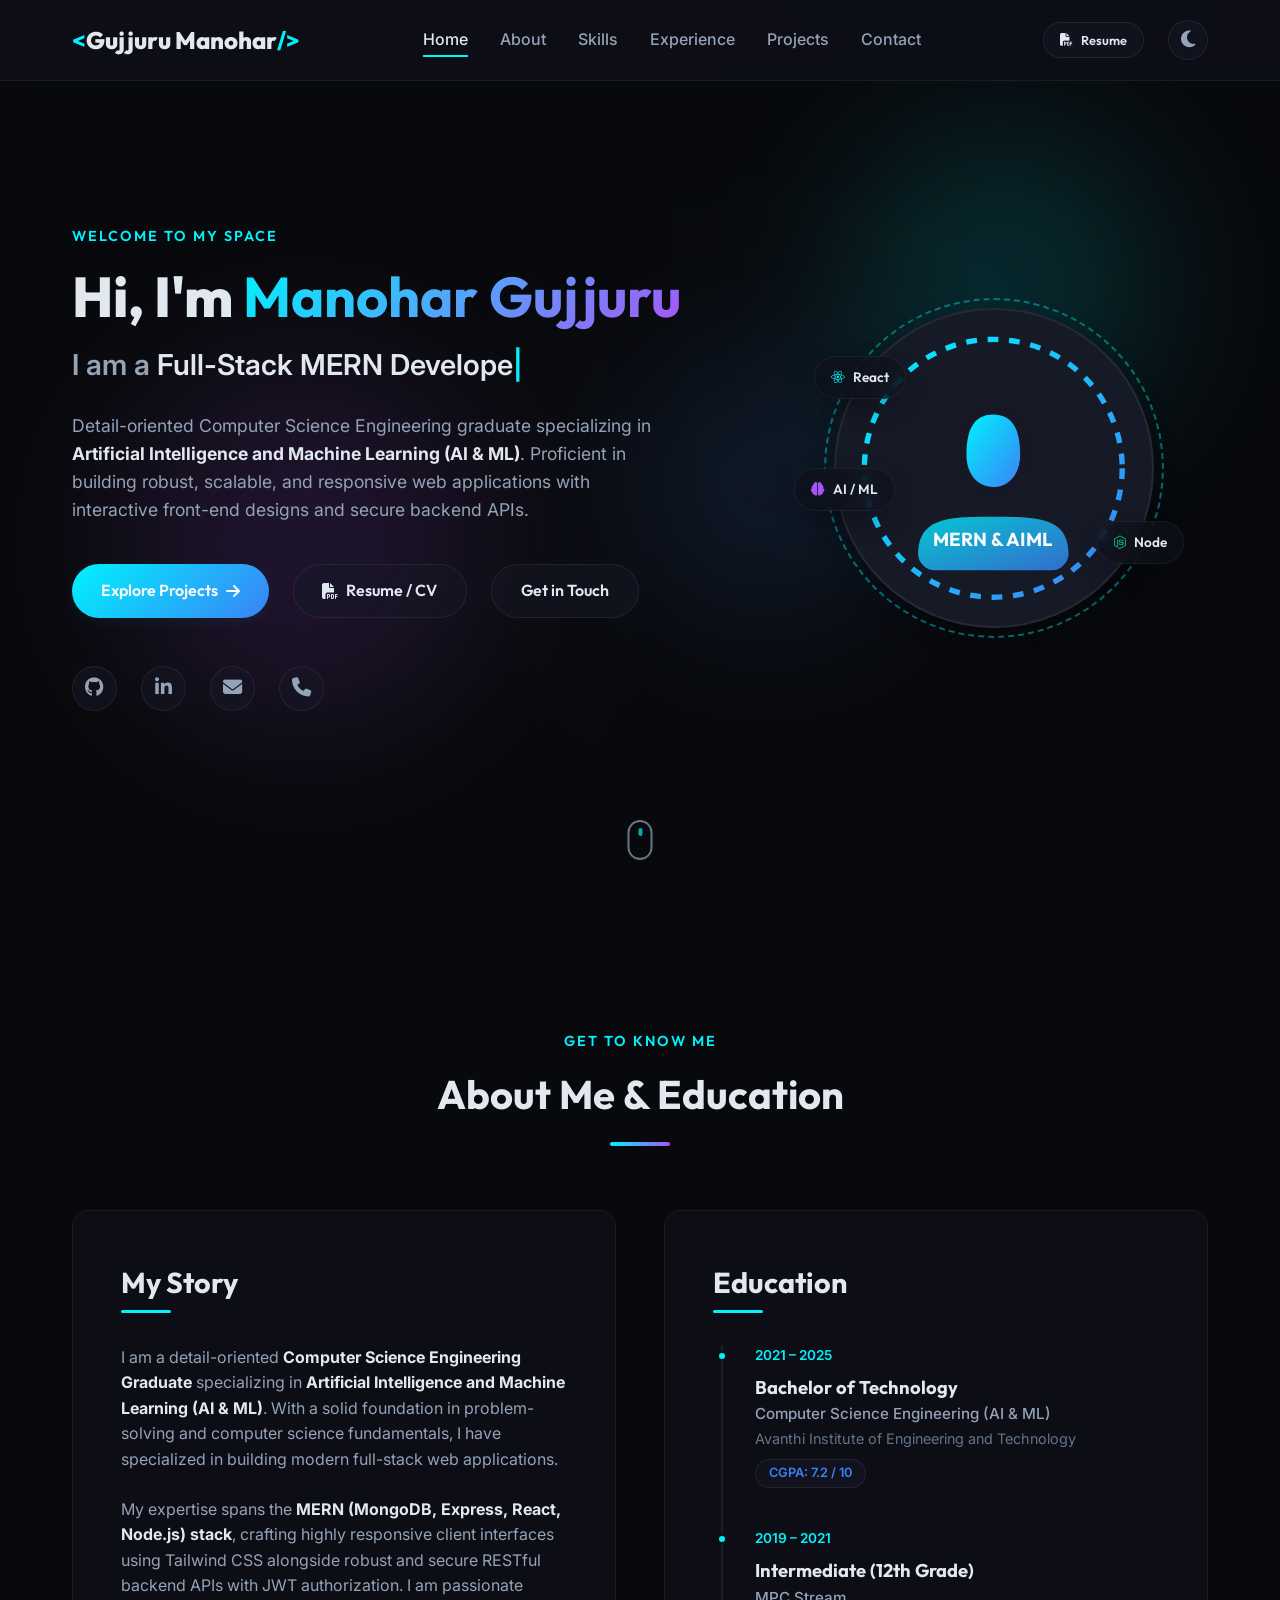
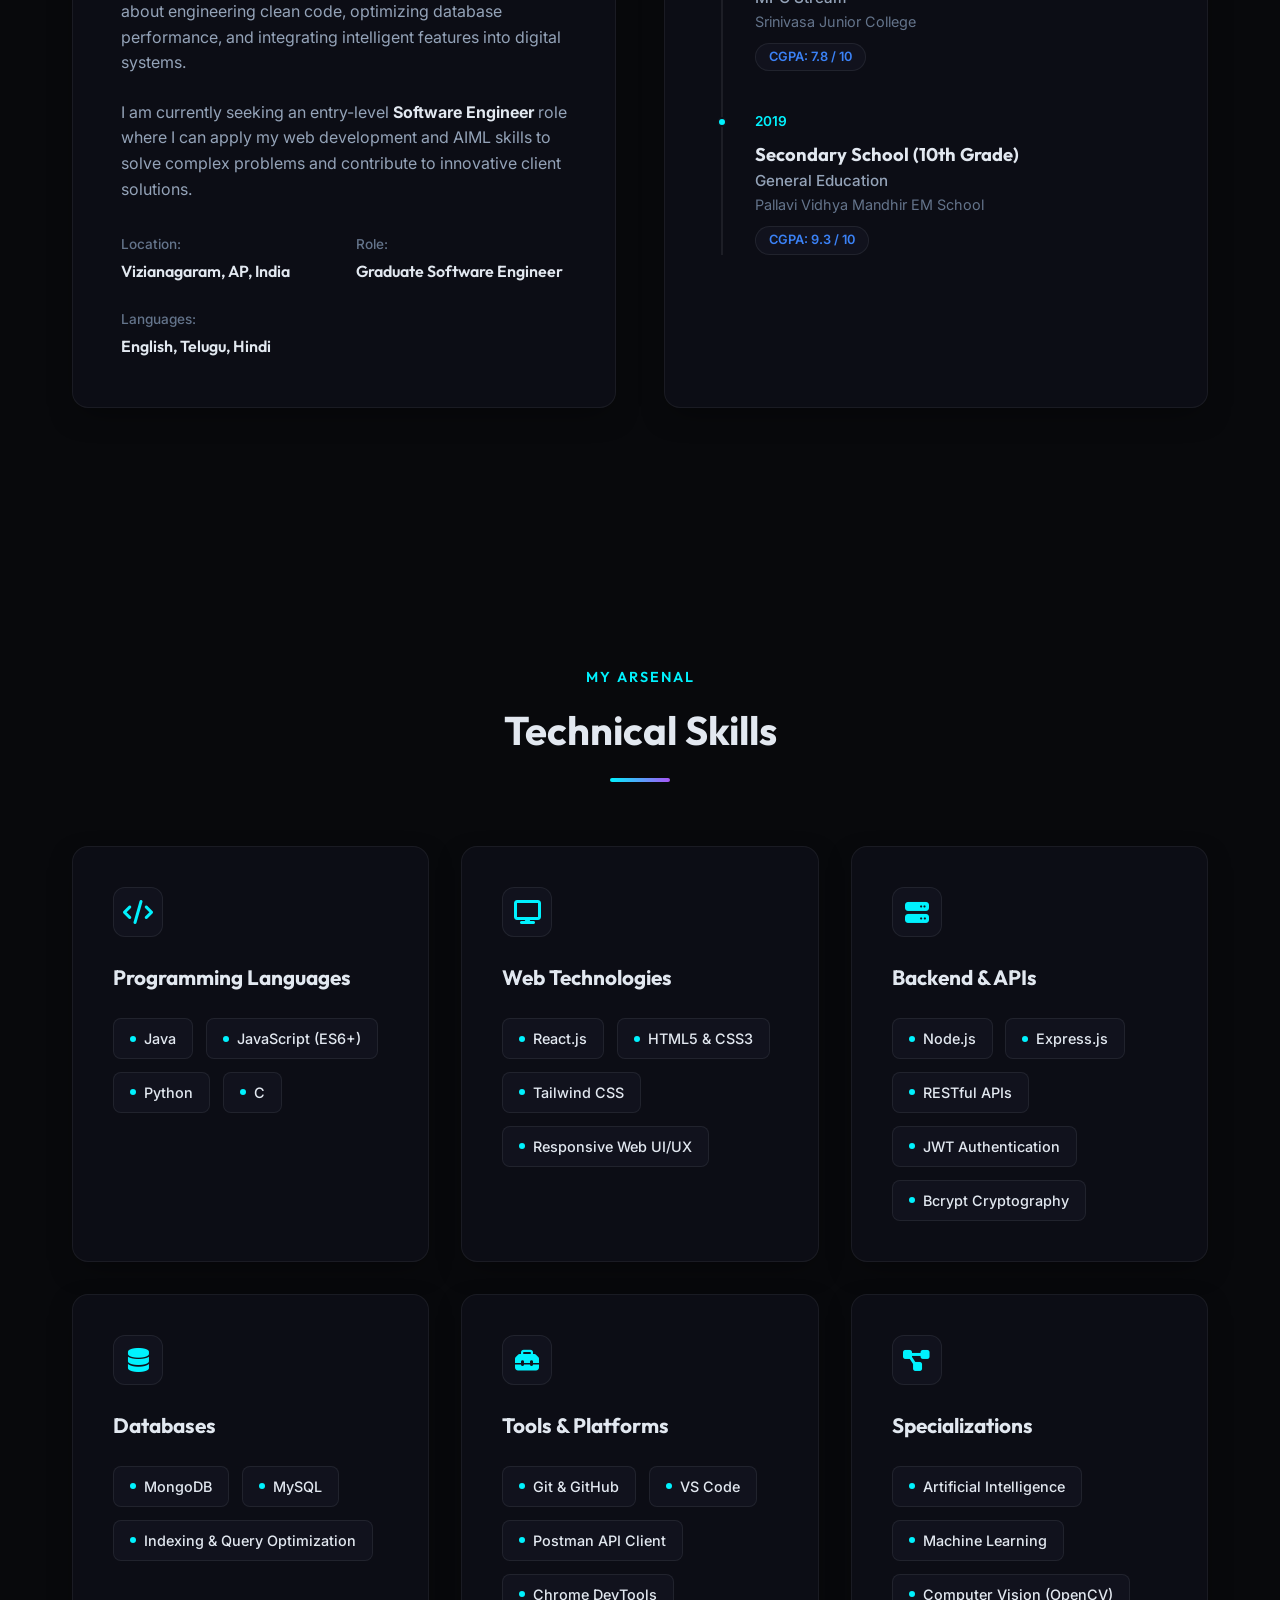
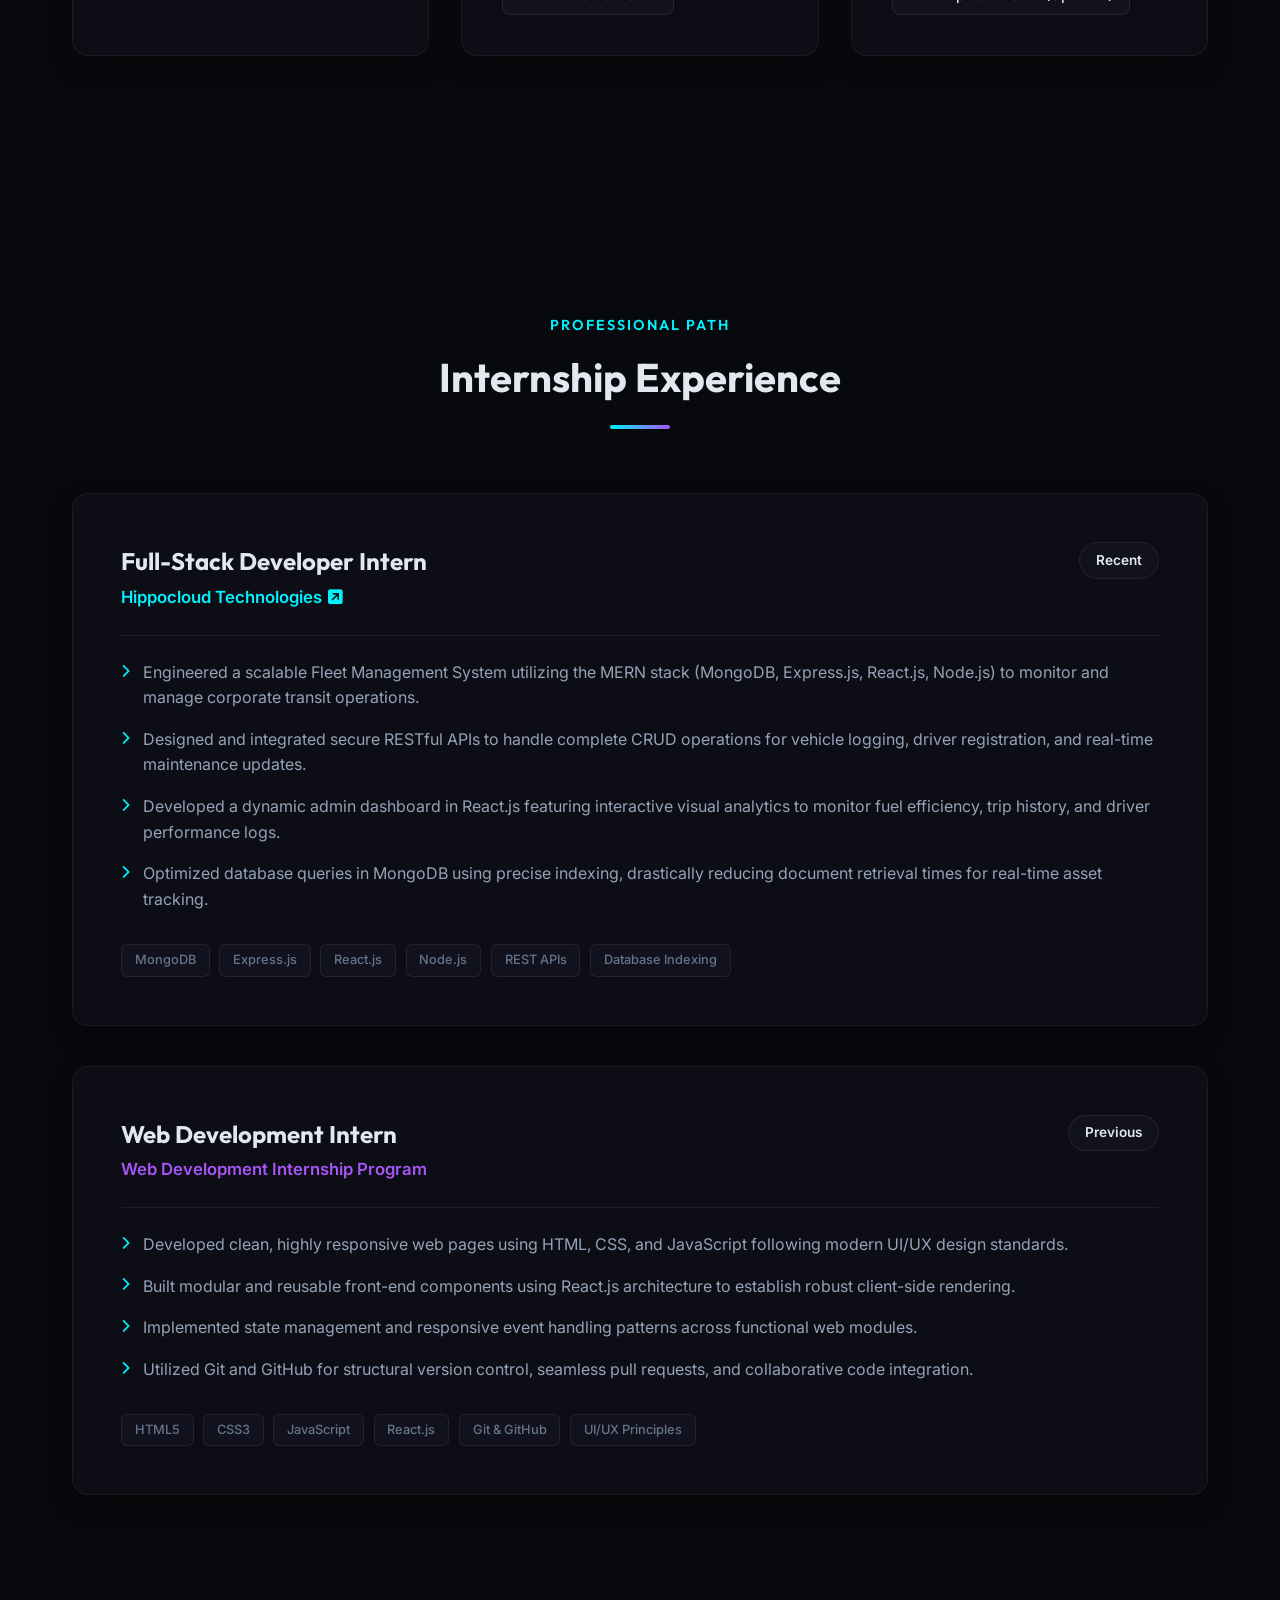
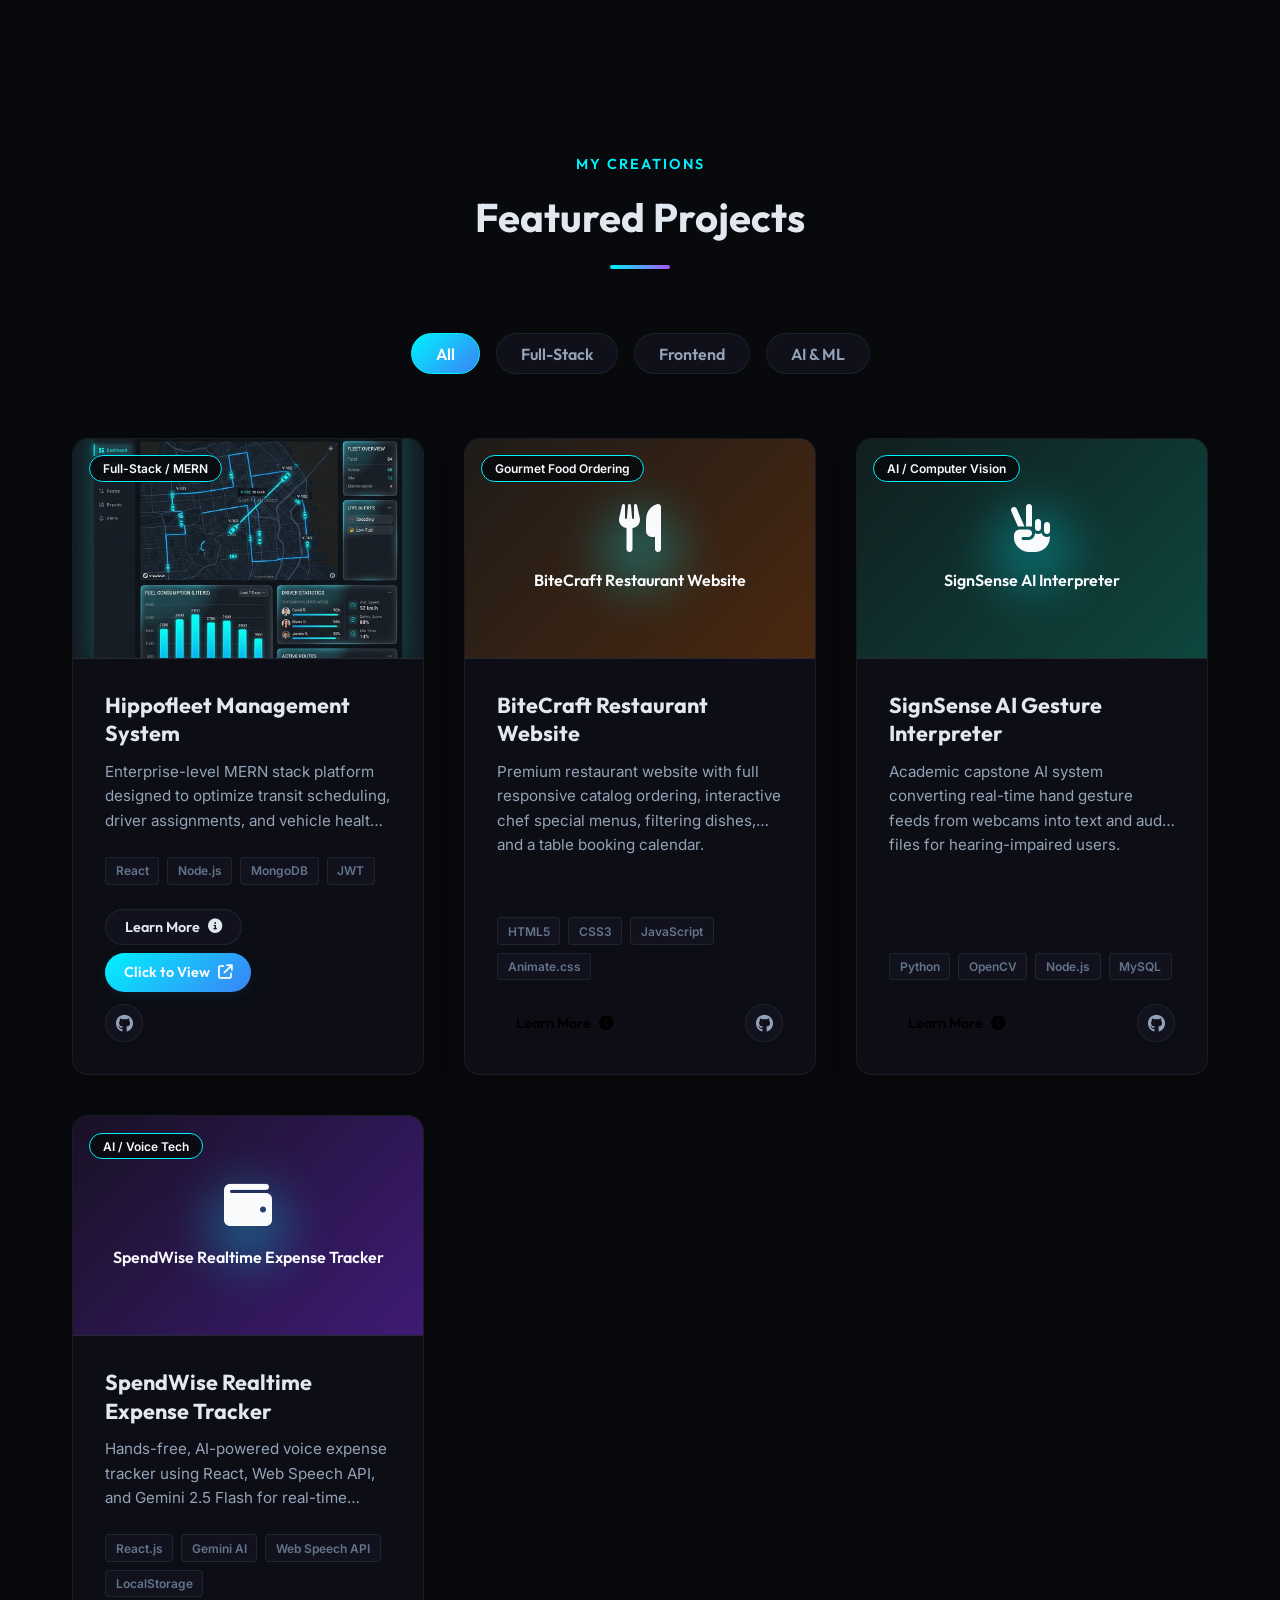
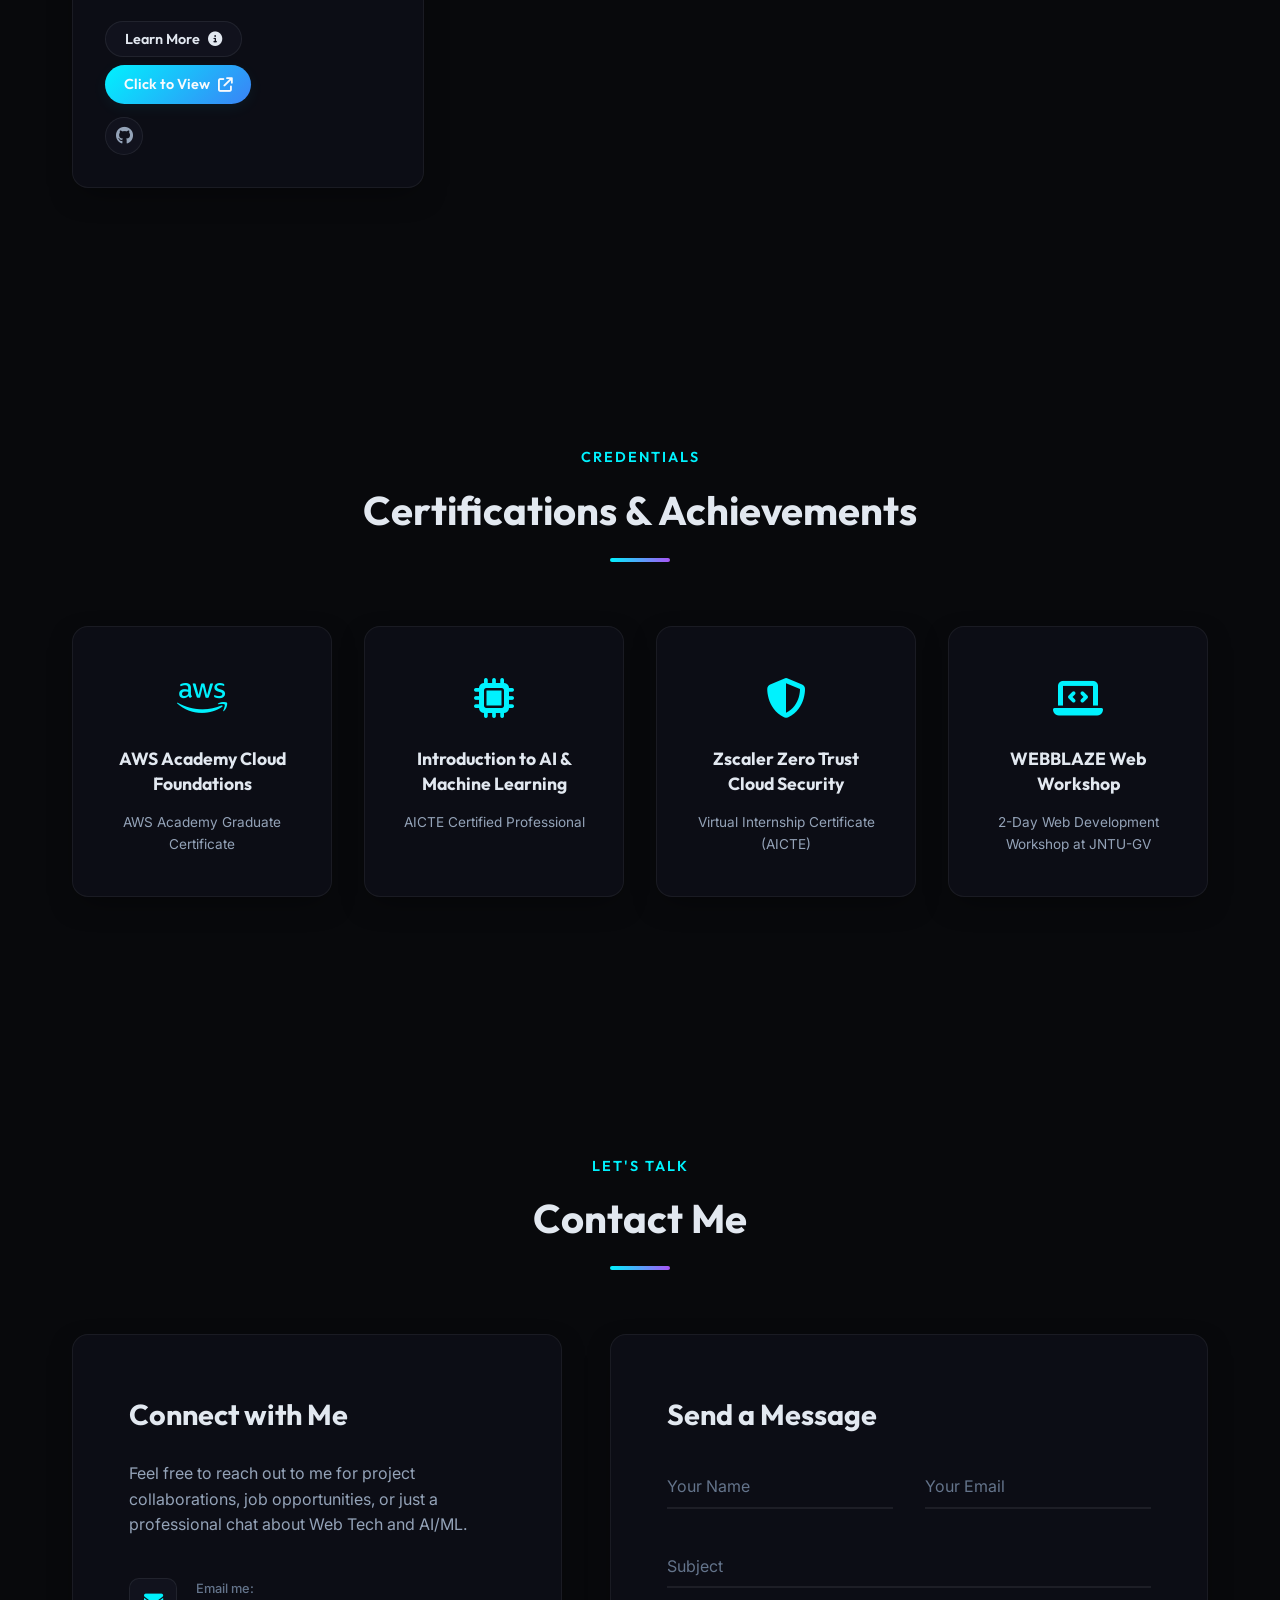
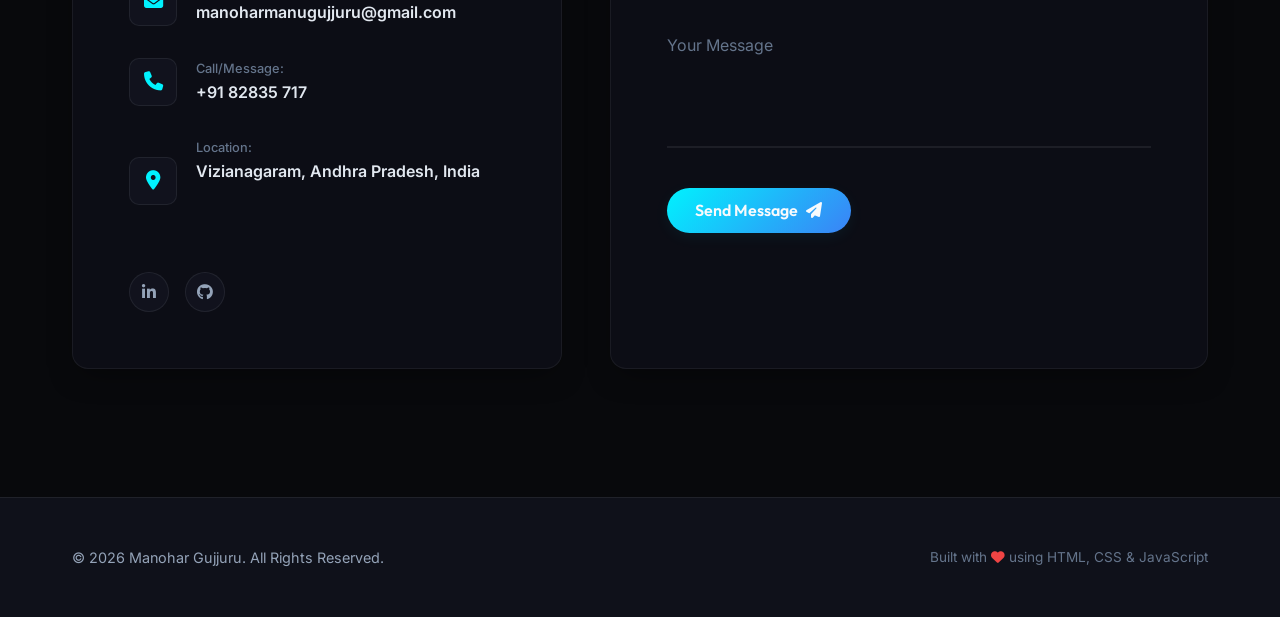
<file: index.html>
<!DOCTYPE html>
<html lang="en">
<head>
    <meta charset="UTF-8">
    <meta name="viewport" content="width=device-width, initial-scale=1.0">
    <title>Gujjuru Manohar | Graduate CSE & Full-Stack Engineer Portfolio</title>
    <!-- Meta details for SEO -->
    <meta name="description" content="Professional portfolio of Manohar Gujjuru, a Computer Science Engineering graduate specializing in AI/ML and Full-Stack MERN web development. View my projects (Hippofleet, WedLink, BiteCraft) and experience.">
    <meta name="keywords" content="Manohar Gujjuru, Full-Stack Developer, MERN Stack, AI & ML, Software Engineer, Portfolio, Hippofleet, WedLink, SignSense">
    <meta name="author" content="Manohar Gujjuru">
    <!-- Google Fonts: Outfit & Inter -->
    <link rel="preconnect" href="https://fonts.googleapis.com">
    <link rel="preconnect" href="https://fonts.gstatic.com" crossorigin>
    <link href="https://fonts.googleapis.com/css2?family=Inter:wght@300;400;500;600;700&family=Outfit:wght@400;500;600;700;800&display=swap" rel="stylesheet">
    <!-- FontAwesome Icons -->
    <link rel="stylesheet" href="https://cdnjs.cloudflare.com/ajax/libs/font-awesome/6.4.0/css/all.min.css">
    <!-- Main stylesheet -->
    <link rel="stylesheet" href="styles.css">
</head>
<body class="dark-theme">
    <!-- Custom scroll progress bar -->
    <div id="scroll-progress"></div>
<!-- hi this is sureshs -->
 <!-- dev  -->
    <!-- Navigation Header -->
    <header class="glass-header">
        <nav class="navbar" id="navbar">
            <a href="#" class="logo">
                <span class="logo-accent">&lt;</span>Gujjuru Manohar<span class="logo-accent"> /&gt;</span>
            </a>
            <ul class="nav-links">
                <li><a href="#home" class="nav-item active">Home</a></li>
                <li><a href="#about" class="nav-item">About</a></li>
                <li><a href="#skills" class="nav-item">Skills</a></li>
                <li><a href="#experience" class="nav-item">Experience</a></li>
                <li><a href="#projects" class="nav-item">Projects</a></li>
                <li><a href="#contact" class="nav-item">Contact</a></li>
            </ul>
            <div class="nav-actions">
                <a href="resume.html" target="_blank" class="btn btn-secondary btn-small res-nav-btn" style="border-radius: 20px; padding: 0.4rem 1rem; font-size: 0.8rem;" title="View ATS Resume">
                    <i class="fa-solid fa-file-pdf"></i>
                    <span>Resume</span>
                </a>
                <button id="theme-toggle" aria-label="Toggle theme" title="Toggle Light/Dark Theme">
                    <i class="fa-solid fa-moon"></i>
                </button>
                <div class="mobile-menu-btn" id="mobile-menu-btn">
                    <span></span>
                    <span></span>
                    <span></span>
                </div>
            </div>
        </nav>
    </header>

    <!-- Mobile Navigation Overlay -->
    <div class="mobile-nav-overlay" id="mobile-nav-overlay">
        <ul class="mobile-nav-links">
            <li><a href="#home" class="mobile-nav-item">Home</a></li>
            <li><a href="#about" class="mobile-nav-item">About</a></li>
            <li><a href="#skills" class="mobile-nav-item">Skills</a></li>
            <li><a href="#experience" class="mobile-nav-item">Experience</a></li>
            <li><a href="#projects" class="mobile-nav-item">Projects</a></li>
            <li><a href="#contact" class="mobile-nav-item">Contact</a></li>
            <li><a href="resume.html" target="_blank" class="mobile-nav-item" style="color: var(--accent-color);"><i class="fa-solid fa-file-pdf"></i> Resume CV</a></li>
        </ul>
    </div>

    <!-- Main Content Area -->
    <main>
        <!-- Hero Section -->
        <section id="home" class="hero-section">
            <div class="hero-bg-shapes">
                <div class="shape shape-1"></div>
                <div class="shape shape-2"></div>
                <div class="shape shape-3"></div>
            </div>
            <div class="container hero-container">
                <div class="hero-content">
                    <span class="hero-subtitle">Welcome to my space</span>
                    <h1 class="hero-title">Hi, I'm <span class="highlight">Manohar Gujjuru</span></h1>
                    <h2 class="hero-dynamic-text">I am a <span id="dynamic-typing">Full-Stack MERN Developer</span><span class="cursor">|</span></h2>
                    <p class="hero-desc">
                        Detail-oriented Computer Science Engineering graduate specializing in <strong>Artificial Intelligence and Machine Learning (AI & ML)</strong>. Proficient in building robust, scalable, and responsive web applications with interactive front-end designs and secure backend APIs.
                    </p>
                    <div class="hero-cta">
                        <a href="#projects" class="btn btn-primary">
                            <span>Explore Projects</span>
                            <i class="fa-solid fa-arrow-right"></i>
                        </a>
                        <a href="resume.html" target="_blank" class="btn btn-secondary">
                            <i class="fa-solid fa-file-pdf"></i>
                            <span>Resume / CV</span>
                        </a>
                        <a href="#contact" class="btn btn-secondary">
                            <span>Get in Touch</span>
                        </a>
                    </div>
                    <div class="social-links">
                        <a href="https://github.com/manohargujjuru-dot" target="_blank" aria-label="GitHub" title="GitHub Profile">
                            <i class="fa-brands fa-github"></i>
                        </a>
                        <a href="https://linkedin.com/in/gujjuru-manohar3123" target="_blank" aria-label="LinkedIn" title="LinkedIn Profile">
                            <i class="fa-brands fa-linkedin-in"></i>
                        </a>
                        <a href="mailto:manoharmanugujjuru@gmail.com" aria-label="Email" title="Email Manohar">
                            <i class="fa-solid fa-envelope"></i>
                        </a>
                        <a href="tel:+9182835717" aria-label="Phone" title="Call Manohar">
                            <i class="fa-solid fa-phone"></i>
                        </a>
                    </div>
                </div>
                <div class="hero-visual">
                    <div class="visual-wrapper">
                        <div class="avatar-ring"></div>
                        <div class="avatar-holder">
                            <!-- Premium developer avatar placeholder using SVGs -->
                            <svg viewBox="0 0 100 100" class="developer-illustration">
                                <defs>
                                    <linearGradient id="gradient-primary" x1="0%" y1="0%" x2="100%" y2="100%">
                                        <stop offset="0%" stop-color="var(--accent-color)" />
                                        <stop offset="100%" stop-color="var(--accent-secondary)" />
                                    </linearGradient>
                                </defs>
                                <circle cx="50" cy="50" r="48" fill="none" stroke="url(#gradient-primary)" stroke-width="2" stroke-dasharray="4,4"/>
                                <path d="M50 25 C38 25 35 35 35 45 C35 55 42 62 50 62 C58 62 65 55 65 45 C65 35 62 25 50 25 Z" fill="var(--bg-accent)" opacity="0.3"/>
                                <path d="M50 30 C42 30 40 37 40 45 C40 52 44 57 50 57 C56 57 60 52 60 45 C60 37 58 30 50 30 Z" fill="url(#gradient-primary)"/>
                                <path d="M22 82 C22 68 34 68 50 68 C66 68 78 68 78 82 C78 85 75 88 72 88 L28 88 C25 88 22 85 22 82 Z" fill="url(#gradient-primary)" opacity="0.8"/>
                                <text x="50" y="79" font-family="'Outfit', sans-serif" font-size="7" font-weight="bold" fill="var(--text-light)" text-anchor="middle">MERN & AIML</text>
                            </svg>
                        </div>
                        <div class="floating-badge badge-1">
                            <i class="fa-brands fa-react text-cyan"></i>
                            <span>React</span>
                        </div>
                        <div class="floating-badge badge-2">
                            <i class="fa-brands fa-node-js text-green"></i>
                            <span>Node</span>
                        </div>
                        <div class="floating-badge badge-3">
                            <i class="fa-solid fa-brain text-purple"></i>
                            <span>AI / ML</span>
                        </div>
                    </div>
                </div>
            </div>
            <a href="#about" class="scroll-down-indicator" aria-label="Scroll Down">
                <span class="mouse-icon">
                    <span class="wheel"></span>
                </span>
                <span class="arrow-icon"></span>
            </a>
        </section>

        <!-- About & Education Section -->
        <section id="about" class="about-section">
            <div class="container">
                <div class="section-header">
                    <span class="subtitle">Get to know me</span>
                    <h2 class="title">About Me & Education</h2>
                    <div class="line"></div>
                </div>
                <div class="about-grid">
                    <div class="about-info glass-card">
                        <h3>My Story</h3>
                        <p>
                            I am a detail-oriented <strong>Computer Science Engineering Graduate</strong> specializing in <strong>Artificial Intelligence and Machine Learning (AI & ML)</strong>. With a solid foundation in problem-solving and computer science fundamentals, I have specialized in building modern full-stack web applications.
                        </p>
                        <p>
                            My expertise spans the <strong>MERN (MongoDB, Express, React, Node.js) stack</strong>, crafting highly responsive client interfaces using Tailwind CSS alongside robust and secure RESTful backend APIs with JWT authorization. I am passionate about engineering clean code, optimizing database performance, and integrating intelligent features into digital systems.
                        </p>
                        <p>
                            I am currently seeking an entry-level <strong>Software Engineer</strong> role where I can apply my web development and AIML skills to solve complex problems and contribute to innovative client solutions.
                        </p>
                        <div class="quick-facts">
                            <div class="fact-item">
                                <span class="fact-label">Location:</span>
                                <span class="fact-value">Vizianagaram, AP, India</span>
                            </div>
                            <div class="fact-item">
                                <span class="fact-label">Role:</span>
                                <span class="fact-value">Graduate Software Engineer</span>
                            </div>
                            <div class="fact-item">
                                <span class="fact-label">Languages:</span>
                                <span class="fact-value">English, Telugu, Hindi</span>
                            </div>
                        </div>
                    </div>
                    <div class="education-timeline glass-card">
                        <h3>Education</h3>
                        <div class="timeline">
                            <div class="timeline-item">
                                <div class="timeline-dot"></div>
                                <div class="timeline-date">2021 – 2025</div>
                                <h4 class="timeline-title">Bachelor of Technology</h4>
                                <p class="timeline-subtitle">Computer Science Engineering (AI & ML)</p>
                                <p class="timeline-school">Avanthi Institute of Engineering and Technology</p>
                                <span class="timeline-badge">CGPA: 7.2 / 10</span>
                            </div>
                            <div class="timeline-item">
                                <div class="timeline-dot"></div>
                                <div class="timeline-date">2019 – 2021</div>
                                <h4 class="timeline-title">Intermediate (12th Grade)</h4>
                                <p class="timeline-subtitle">MPC Stream</p>
                                <p class="timeline-school">Srinivasa Junior College</p>
                                <span class="timeline-badge">CGPA: 7.8 / 10</span>
                            </div>
                            <div class="timeline-item">
                                <div class="timeline-dot"></div>
                                <div class="timeline-date">2019</div>
                                <h4 class="timeline-title">Secondary School (10th Grade)</h4>
                                <p class="timeline-subtitle">General Education</p>
                                <p class="timeline-school">Pallavi Vidhya Mandhir EM School</p>
                                <span class="timeline-badge">CGPA: 9.3 / 10</span>
                            </div>
                        </div>
                    </div>
                </div>
            </div>
        </section>

        <!-- Technical Skills Section -->
        <section id="skills" class="skills-section">
            <div class="container">
                <div class="section-header">
                    <span class="subtitle">My Arsenal</span>
                    <h2 class="title">Technical Skills</h2>
                    <div class="line"></div>
                </div>
                <div class="skills-grid">
                    <!-- Programming Languages -->
                    <div class="skills-card glass-card">
                        <div class="card-icon"><i class="fa-solid fa-code"></i></div>
                        <h3>Programming Languages</h3>
                        <div class="skills-list">
                            <div class="skill-tag"><span class="bullet"></span> Java</div>
                            <div class="skill-tag"><span class="bullet"></span> JavaScript (ES6+)</div>
                            <div class="skill-tag"><span class="bullet"></span> Python</div>
                            <div class="skill-tag"><span class="bullet"></span> C</div>
                        </div>
                    </div>
                    <!-- Web Technologies -->
                    <div class="skills-card glass-card">
                        <div class="card-icon"><i class="fa-solid fa-display"></i></div>
                        <h3>Web Technologies</h3>
                        <div class="skills-list">
                            <div class="skill-tag"><span class="bullet"></span> React.js</div>
                            <div class="skill-tag"><span class="bullet"></span> HTML5 & CSS3</div>
                            <div class="skill-tag"><span class="bullet"></span> Tailwind CSS</div>
                            <div class="skill-tag"><span class="bullet"></span> Responsive Web UI/UX</div>
                        </div>
                    </div>
                    <!-- Backend & APIs -->
                    <div class="skills-card glass-card">
                        <div class="card-icon"><i class="fa-solid fa-server"></i></div>
                        <h3>Backend & APIs</h3>
                        <div class="skills-list">
                            <div class="skill-tag"><span class="bullet"></span> Node.js</div>
                            <div class="skill-tag"><span class="bullet"></span> Express.js</div>
                            <div class="skill-tag"><span class="bullet"></span> RESTful APIs</div>
                            <div class="skill-tag"><span class="bullet"></span> JWT Authentication</div>
                            <div class="skill-tag"><span class="bullet"></span> Bcrypt Cryptography</div>
                        </div>
                    </div>
                    <!-- Databases -->
                    <div class="skills-card glass-card">
                        <div class="card-icon"><i class="fa-solid fa-database"></i></div>
                        <h3>Databases</h3>
                        <div class="skills-list">
                            <div class="skill-tag"><span class="bullet"></span> MongoDB</div>
                            <div class="skill-tag"><span class="bullet"></span> MySQL</div>
                            <div class="skill-tag"><span class="bullet"></span> Indexing & Query Optimization</div>
                        </div>
                    </div>
                    <!-- Tools & Platforms -->
                    <div class="skills-card glass-card">
                        <div class="card-icon"><i class="fa-solid fa-toolbox"></i></div>
                        <h3>Tools & Platforms</h3>
                        <div class="skills-list">
                            <div class="skill-tag"><span class="bullet"></span> Git & GitHub</div>
                            <div class="skill-tag"><span class="bullet"></span> VS Code</div>
                            <div class="skill-tag"><span class="bullet"></span> Postman API Client</div>
                            <div class="skill-tag"><span class="bullet"></span> Chrome DevTools</div>
                        </div>
                    </div>
                    <!-- Specializations -->
                    <div class="skills-card glass-card">
                        <div class="card-icon"><i class="fa-solid fa-diagram-project"></i></div>
                        <h3>Specializations</h3>
                        <div class="skills-list">
                            <div class="skill-tag"><span class="bullet"></span> Artificial Intelligence</div>
                            <div class="skill-tag"><span class="bullet"></span> Machine Learning</div>
                            <div class="skill-tag"><span class="bullet"></span> Computer Vision (OpenCV)</div>
                        </div>
                    </div>
                </div>
            </div>
        </section>

        <!-- Experience Section -->
        <section id="experience" class="experience-section">
            <div class="container">
                <div class="section-header">
                    <span class="subtitle">Professional Path</span>
                    <h2 class="title">Internship Experience</h2>
                    <div class="line"></div>
                </div>
                <div class="experience-list">
                    <!-- Internship 1 -->
                    <div class="experience-item glass-card">
                        <div class="exp-header">
                            <div class="exp-title-company">
                                <h3>Full-Stack Developer Intern</h3>
                                <a href="https://www.hippoclouds.com/" target="_blank" class="company-link">Hippocloud Technologies <i class="fa-solid fa-square-arrow-up-right"></i></a>
                            </div>
                            <span class="exp-duration">Recent</span>
                        </div>
                        <ul class="exp-details">
                            <li><i class="fa-solid fa-chevron-right text-cyan"></i> Engineered a scalable Fleet Management System utilizing the MERN stack (MongoDB, Express.js, React.js, Node.js) to monitor and manage corporate transit operations.</li>
                            <li><i class="fa-solid fa-chevron-right text-cyan"></i> Designed and integrated secure RESTful APIs to handle complete CRUD operations for vehicle logging, driver registration, and real-time maintenance updates.</li>
                            <li><i class="fa-solid fa-chevron-right text-cyan"></i> Developed a dynamic admin dashboard in React.js featuring interactive visual analytics to monitor fuel efficiency, trip history, and driver performance logs.</li>
                            <li><i class="fa-solid fa-chevron-right text-cyan"></i> Optimized database queries in MongoDB using precise indexing, drastically reducing document retrieval times for real-time asset tracking.</li>
                        </ul>
                        <div class="exp-tech-tags">
                            <span>MongoDB</span>
                            <span>Express.js</span>
                            <span>React.js</span>
                            <span>Node.js</span>
                            <span>REST APIs</span>
                            <span>Database Indexing</span>
                        </div>
                    </div>

                    <!-- Internship 2 -->
                    <div class="experience-item glass-card">
                        <div class="exp-header">
                            <div class="exp-title-company">
                                <h3>Web Development Intern</h3>
                                <span class="company-name">Web Development Internship Program</span>
                            </div>
                            <span class="exp-duration">Previous</span>
                        </div>
                        <ul class="exp-details">
                            <li><i class="fa-solid fa-chevron-right text-cyan"></i> Developed clean, highly responsive web pages using HTML, CSS, and JavaScript following modern UI/UX design standards.</li>
                            <li><i class="fa-solid fa-chevron-right text-cyan"></i> Built modular and reusable front-end components using React.js architecture to establish robust client-side rendering.</li>
                            <li><i class="fa-solid fa-chevron-right text-cyan"></i> Implemented state management and responsive event handling patterns across functional web modules.</li>
                            <li><i class="fa-solid fa-chevron-right text-cyan"></i> Utilized Git and GitHub for structural version control, seamless pull requests, and collaborative code integration.</li>
                        </ul>
                        <div class="exp-tech-tags">
                            <span>HTML5</span>
                            <span>CSS3</span>
                            <span>JavaScript</span>
                            <span>React.js</span>
                            <span>Git & GitHub</span>
                            <span>UI/UX Principles</span>
                        </div>
                    </div>
                </div>
            </div>
        </section>

        <!-- Projects Showcase Section -->
        <section id="projects" class="projects-section">
            <div class="container">
                <div class="section-header">
                    <span class="subtitle">My Creations</span>
                    <h2 class="title">Featured Projects</h2>
                    <div class="line"></div>
                </div>
                <!-- Filter Tabs -->
                <div class="project-filters">
                    <button class="filter-btn active" data-filter="all">All</button>
                    <button class="filter-btn" data-filter="fullstack">Full-Stack</button>
                    <button class="filter-btn" data-filter="frontend">Frontend</button>
                    <button class="filter-btn" data-filter="aiml">AI & ML</button>
                </div>
                <!-- Projects Grid -->
                <div class="projects-grid">
                    <!-- Project 1: Hippofleet -->
                    <div class="project-card glass-card" data-category="fullstack" id="proj-hippofleet">
                        <div class="project-img-container">
                            <img src="assets/hippofleet_preview.png" alt="Hippofleet Dashboard Preview" class="project-img">
                            <div class="project-overlay">
                                <span class="project-category">Full-Stack / MERN</span>
                            </div>
                        </div>
                        <div class="project-content">
                            <h3>Hippofleet Management System</h3>
                            <p class="project-desc-short">Enterprise-level MERN stack platform designed to optimize transit scheduling, driver assignments, and vehicle health monitoring with custom admin analytics.</p>
                            <div class="project-tags">
                                <span>React</span>
                                <span>Node.js</span>
                                <span>MongoDB</span>
                                <span>JWT</span>
                            </div>
                            <div class="project-links" style="display: flex; justify-content: space-between; align-items: center; width: 100%; flex-wrap: wrap; gap: 0.8rem;">
                                <div style="display: flex; gap: 0.5rem; flex-wrap: wrap;">
                                    <button class="btn btn-small btn-secondary btn-open-modal" data-project="hippofleet">
                                        <span>Learn More</span>
                                        <i class="fa-solid fa-circle-info"></i>
                                    </button>
                                    <a href="https://hippofleet.vercel.app/" target="_blank" class="btn btn-small btn-primary" title="View Live Demo" style="border-radius: 20px;">
                                        <span>Click to View</span>
                                        <i class="fa-solid fa-arrow-up-right-from-square"></i>
                                    </a>
                                </div>
                                <a href="https://github.com/manohargujjuru-dot" target="_blank" class="project-github-link" title="View Source Code">
                                    <i class="fa-brands fa-github"></i>
                                </a>
                            </div>
                        </div>
                    </div>



                    <!-- Project 3: BiteCraft -->
                    <div class="project-card glass-card" data-category="frontend" id="proj-restaurant">
                        <div class="project-img-container">
                            <!-- Fallback preview for Restaurant using custom styling card background since capacity was exhausted -->
                            <div class="project-img-fallback restaurant-fallback-bg">
                                <div class="fallback-glow"></div>
                                <i class="fa-solid fa-utensils"></i>
                                <span class="fallback-title">BiteCraft Restaurant Website</span>
                            </div>
                            <div class="project-overlay">
                                <span class="project-category">Gourmet Food Ordering</span>
                            </div>
                        </div>
                        <div class="project-content">
                            <h3>BiteCraft Restaurant Website</h3>
                            <p class="project-desc-short">Premium restaurant website with full responsive catalog ordering, interactive chef special menus, filtering dishes, and a table booking calendar.</p>
                            <div class="project-tags">
                                <span>HTML5</span>
                                <span>CSS3</span>
                                <span>JavaScript</span>
                                <span>Animate.css</span>
                            </div>
                            <div class="project-links">
                                <button class="btn btn-small btn-open-modal" data-project="restaurant">
                                    <span>Learn More</span>
                                    <i class="fa-solid fa-circle-info"></i>
                                </button>
                                <a href="https://github.com/manohargujjuru-dot" target="_blank" class="project-github-link" title="View Source Code">
                                    <i class="fa-brands fa-github"></i>
                                </a>
                            </div>
                        </div>
                    </div>

                    <!-- Project 4: SignSense -->
                    <div class="project-card glass-card" data-category="aiml" id="proj-signsense">
                        <div class="project-img-container">
                            <div class="project-img-fallback signsense-fallback-bg">
                                <div class="fallback-glow"></div>
                                <i class="fa-solid fa-hand-peace"></i>
                                <span class="fallback-title">SignSense AI Interpreter</span>
                            </div>
                            <div class="project-overlay">
                                <span class="project-category">AI / Computer Vision</span>
                            </div>
                        </div>
                        <div class="project-content">
                            <h3>SignSense AI Gesture Interpreter</h3>
                            <p class="project-desc-short">Academic capstone AI system converting real-time hand gesture feeds from webcams into text and audio files for hearing-impaired users.</p>
                            <div class="project-tags">
                                <span>Python</span>
                                <span>OpenCV</span>
                                <span>Node.js</span>
                                <span>MySQL</span>
                            </div>
                            <div class="project-links">
                                <button class="btn btn-small btn-open-modal" data-project="signsense">
                                    <span>Learn More</span>
                                    <i class="fa-solid fa-circle-info"></i>
                                </button>
                                <a href="https://github.com/manohargujjuru-dot" target="_blank" class="project-github-link" title="View Source Code">
                                    <i class="fa-brands fa-github"></i>
                                </a>
                            </div>
                        </div>
                    </div>

                    <!-- Project 5: SpendWise -->
                    <div class="project-card glass-card" data-category="aiml" id="proj-spendwise">
                        <div class="project-img-container">
                            <div class="project-img-fallback spendwise-fallback-bg">
                                <div class="fallback-glow"></div>
                                <i class="fa-solid fa-wallet"></i>
                                <span class="fallback-title">SpendWise Realtime Expense Tracker</span>
                            </div>
                            <div class="project-overlay">
                                <span class="project-category">AI / Voice Tech</span>
                            </div>
                        </div>
                        <div class="project-content">
                            <h3>SpendWise Realtime Expense Tracker</h3>
                            <p class="project-desc-short">Hands-free, AI-powered voice expense tracker using React, Web Speech API, and Gemini 2.5 Flash for real-time multilingual entity extraction.</p>
                            <div class="project-tags">
                                <span>React.js</span>
                                <span>Gemini AI</span>
                                <span>Web Speech API</span>
                                <span>LocalStorage</span>
                            </div>
                            <div class="project-links" style="display: flex; justify-content: space-between; align-items: center; width: 100%; flex-wrap: wrap; gap: 0.8rem;">
                                <div style="display: flex; gap: 0.5rem; flex-wrap: wrap;">
                                    <button class="btn btn-small btn-secondary btn-open-modal" data-project="spendwise">
                                        <span>Learn More</span>
                                        <i class="fa-solid fa-circle-info"></i>
                                    </button>
                                    <a href="https://spend-wise-lime-chi.vercel.app/" target="_blank" class="btn btn-small btn-primary" title="View Live Demo" style="border-radius: 20px;">
                                        <span>Click to View</span>
                                        <i class="fa-solid fa-arrow-up-right-from-square"></i>
                                    </a>
                                </div>
                                <a href="https://github.com/manohargujjuru-dot/spend-wise" target="_blank" class="project-github-link" title="View Source Code">
                                    <i class="fa-brands fa-github"></i>
                                </a>
                            </div>
                        </div>
                    </div>
                </div>
            </div>
        </section>

        <!-- Certifications Section -->
        <section id="certifications" class="certifications-section">
            <div class="container">
                <div class="section-header">
                    <span class="subtitle">Credentials</span>
                    <h2 class="title">Certifications & Achievements</h2>
                    <div class="line"></div>
                </div>
                <div class="certs-grid">
                    <div class="cert-card glass-card">
                        <div class="cert-icon"><i class="fa-brands fa-aws"></i></div>
                        <h4>AWS Academy Cloud Foundations</h4>
                        <p class="cert-issuer">AWS Academy Graduate Certificate</p>
                    </div>
                    <div class="cert-card glass-card">
                        <div class="cert-icon"><i class="fa-solid fa-microchip"></i></div>
                        <h4>Introduction to AI & Machine Learning</h4>
                        <p class="cert-issuer">AICTE Certified Professional</p>
                    </div>
                    <div class="cert-card glass-card">
                        <div class="cert-icon"><i class="fa-solid fa-shield-halved"></i></div>
                        <h4>Zscaler Zero Trust Cloud Security</h4>
                        <p class="cert-issuer">Virtual Internship Certificate (AICTE)</p>
                    </div>
                    <div class="cert-card glass-card">
                        <div class="cert-icon"><i class="fa-solid fa-laptop-code"></i></div>
                        <h4>WEBBLAZE Web Workshop</h4>
                        <p class="cert-issuer">2-Day Web Development Workshop at JNTU-GV</p>
                    </div>
                </div>
            </div>
        </section>

        <!-- Contact Section -->
        <section id="contact" class="contact-section">
            <div class="container">
                <div class="section-header">
                    <span class="subtitle">Let's talk</span>
                    <h2 class="title">Contact Me</h2>
                    <div class="line"></div>
                </div>
                <div class="contact-grid">
                    <div class="contact-info glass-card">
                        <h3>Connect with Me</h3>
                        <p>Feel free to reach out to me for project collaborations, job opportunities, or just a professional chat about Web Tech and AI/ML.</p>
                        
                        <div class="contact-details">
                            <div class="details-item">
                                <div class="item-icon"><i class="fa-solid fa-envelope"></i></div>
                                <div class="item-text">
                                    <span>Email me:</span>
                                    <a href="mailto:manoharmanugujjuru@gmail.com">manoharmanugujjuru@gmail.com</a>
                                </div>
                            </div>
                            <div class="details-item">
                                <div class="item-icon"><i class="fa-solid fa-phone"></i></div>
                                <div class="item-text">
                                    <span>Call/Message:</span>
                                    <a href="tel:+9182835717">+91 82835 717</a>
                                </div>
                            </div>
                            <div class="details-item">
                                <div class="item-icon"><i class="fa-solid fa-location-dot"></i></div>
                                <div class="item-text">
                                    <span>Location:</span>
                                    <p>Vizianagaram, Andhra Pradesh, India</p>
                                </div>
                            </div>
                        </div>

                        <div class="social-icons-contact">
                            <a href="https://linkedin.com/in/gujjuru-manohar3123" target="_blank" title="LinkedIn"><i class="fa-brands fa-linkedin-in"></i></a>
                            <a href="https://github.com/manohargujjuru-dot" target="_blank" title="GitHub"><i class="fa-brands fa-github"></i></a>
                        </div>
                    </div>
                    
                    <div class="contact-form-container glass-card">
                        <h3>Send a Message</h3>
                        <form id="contact-form" action="https://formsubmit.co/manoharmanugujjuru@gmail.com" method="POST" novalidate>
                            <!-- FormSubmit Configurations -->
                            <input type="hidden" name="_captcha" value="false">
                            <input type="hidden" name="_subject" value="New Portfolio Message from Manohar's Site!">
                            
                            <div class="form-row">
                                <div class="input-group">
                                    <input type="text" id="name" name="name" required placeholder=" ">
                                    <label for="name">Your Name</label>
                                    <span class="error-msg">Name is required</span>
                                </div>
                                <div class="input-group">
                                    <input type="email" id="email" name="email" required placeholder=" ">
                                    <label for="email">Your Email</label>
                                    <span class="error-msg">Enter a valid email address</span>
                                </div>
                            </div>
                            <div class="input-group">
                                <input type="text" id="subject" name="subject" required placeholder=" ">
                                <label for="subject">Subject</label>
                                <span class="error-msg">Subject is required</span>
                            </div>
                            <div class="input-group">
                                <textarea id="message" name="message" required rows="5" placeholder=" "></textarea>
                                <label for="message">Your Message</label>
                                <span class="error-msg">Message cannot be empty</span>
                            </div>
                            <button type="submit" class="btn btn-primary btn-submit">
                                <span>Send Message</span>
                                <i class="fa-solid fa-paper-plane"></i>
                            </button>
                            <div id="form-feedback" class="form-feedback"></div>
                        </form>
                    </div>
                </div>
            </div>
        </section>
    </main>

    <!-- Footer -->
    <footer>
        <div class="container footer-container">
            <p class="copyright">&copy; <span id="year">2026</span> Manohar Gujjuru. All Rights Reserved.</p>
            <p class="designed-by">Built with <i class="fa-solid fa-heart text-red animate-pulse"></i> using HTML, CSS & JavaScript</p>
        </div>
    </footer>

    <!-- Projects Detail Modal -->
    <div class="modal" id="project-modal" aria-hidden="true" role="dialog">
        <div class="modal-overlay" id="modal-overlay"></div>
        <div class="modal-wrapper glass-card animate-zoom-in">
            <button class="modal-close" id="modal-close" aria-label="Close details">
                <i class="fa-solid fa-xmark"></i>
            </button>
            <div class="modal-content" id="modal-dynamic-content">
                <!-- Javascript will populate this based on click -->
            </div>
        </div>
    </div>

    <!-- Main interaction script -->
    <script src="script.js"></script>
</body>
</html>
</file>
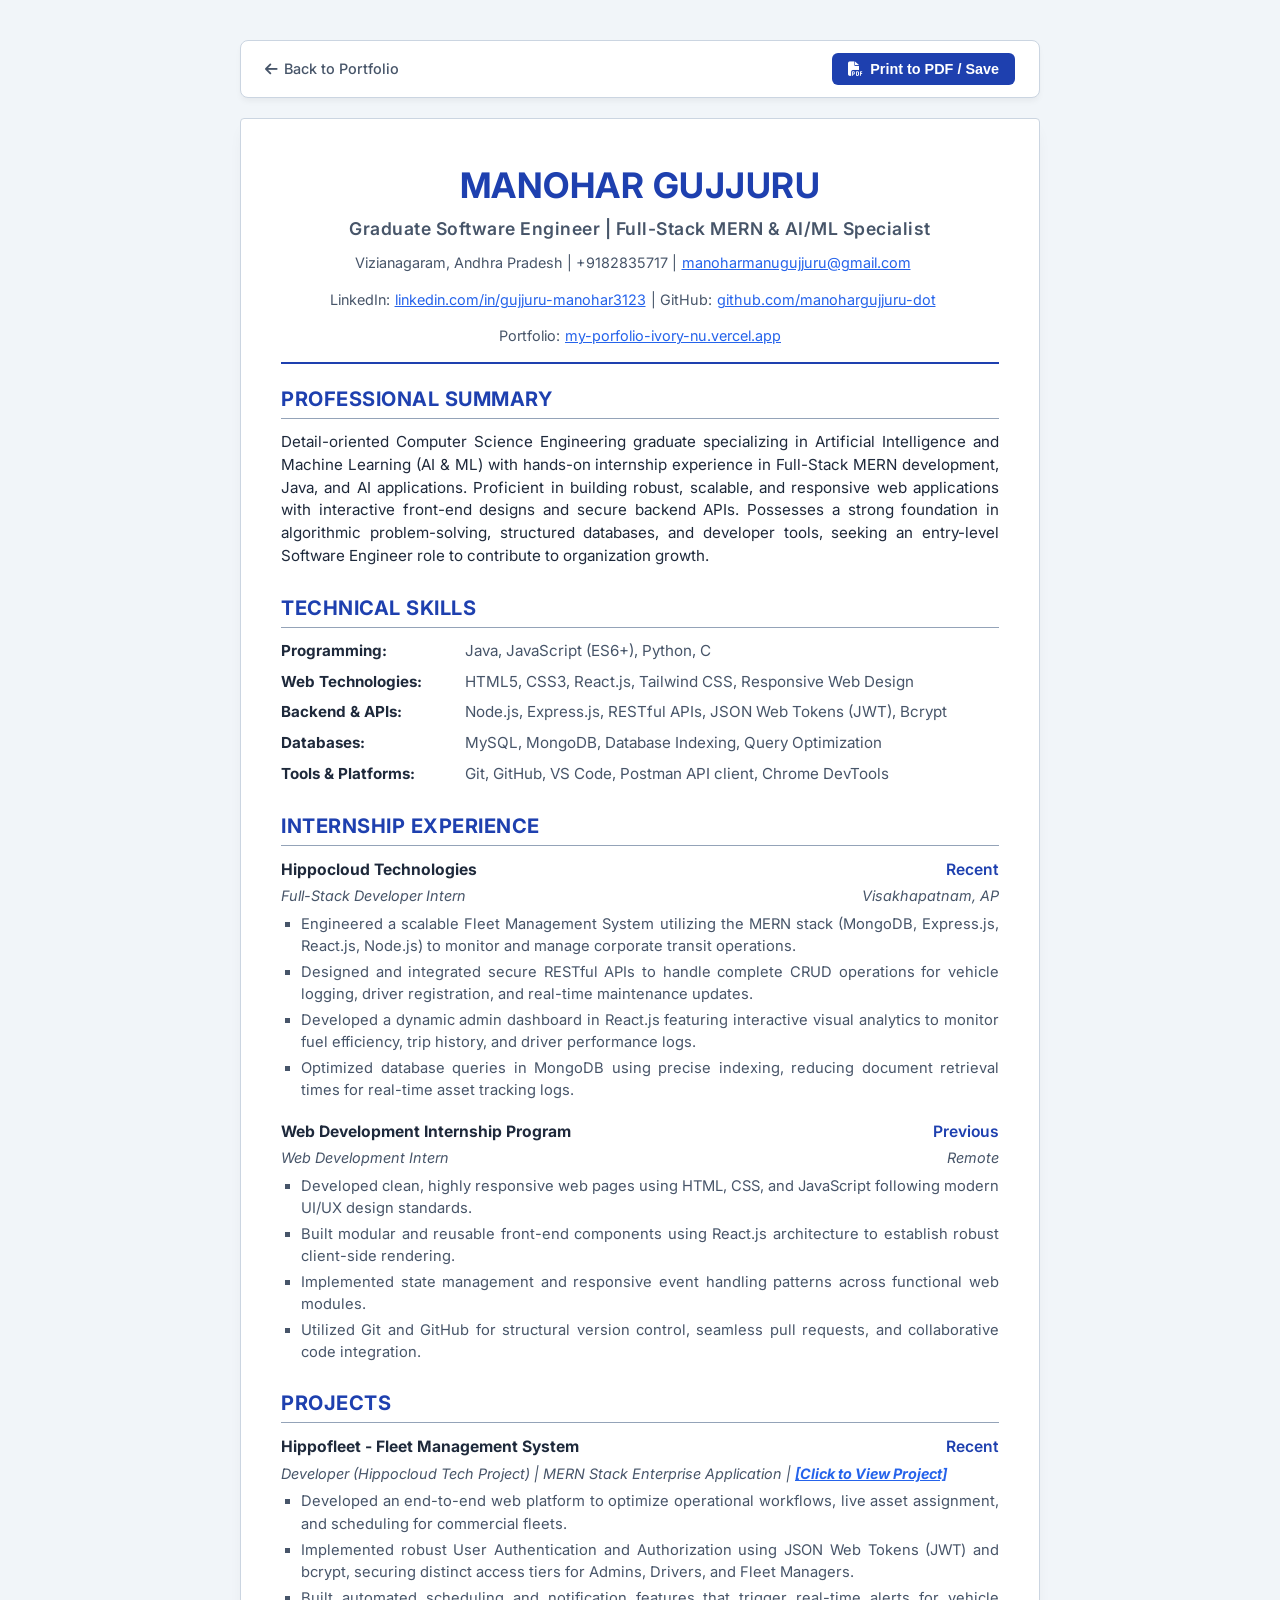
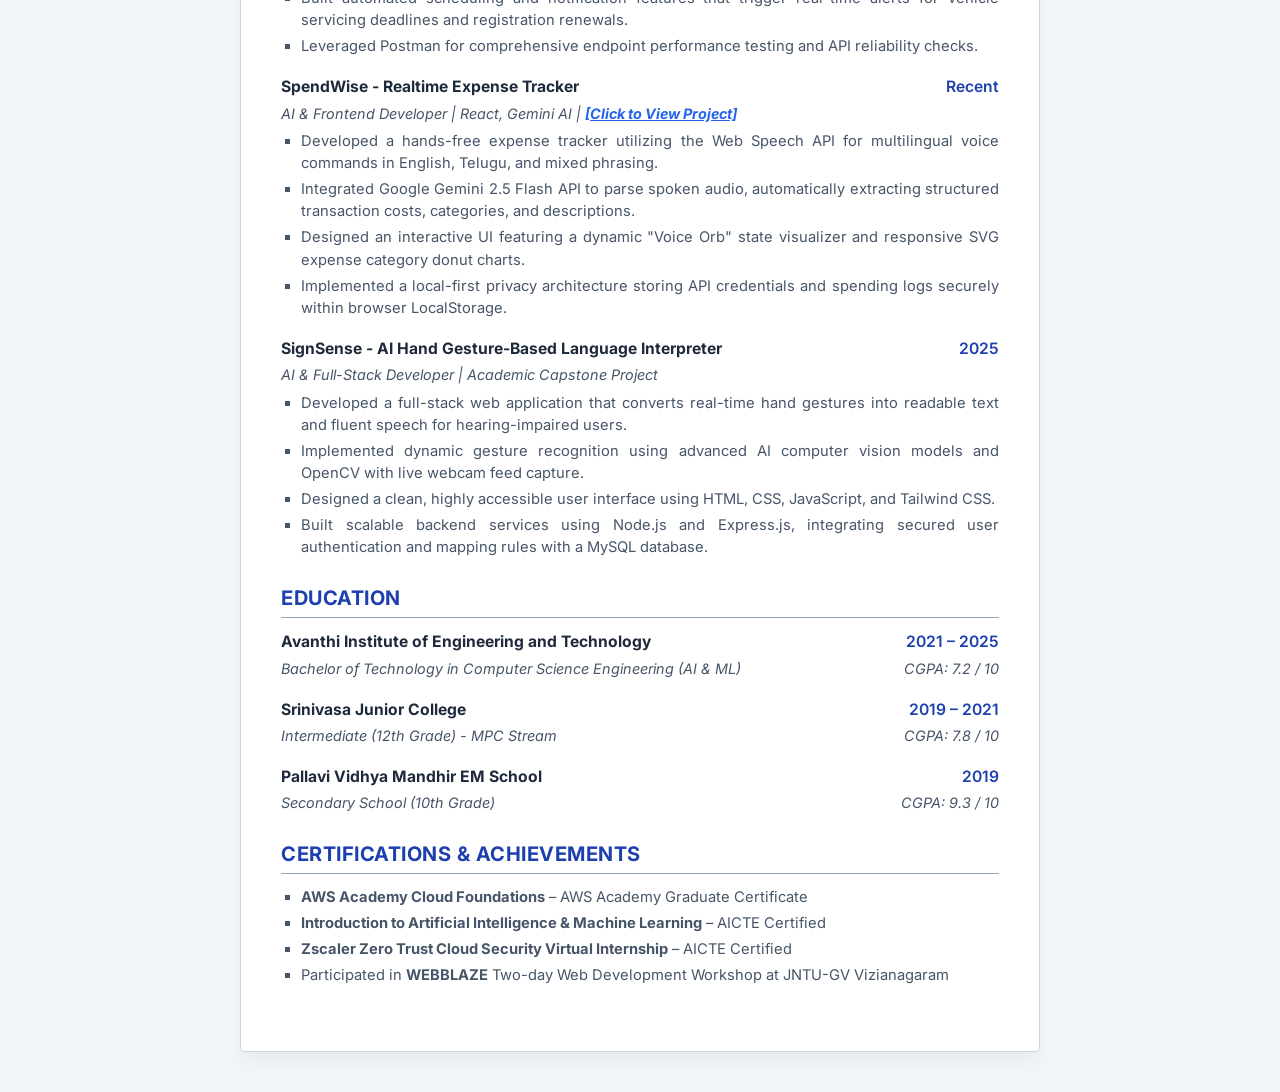
<file: resume.html>
<!DOCTYPE html>
<html lang="en">
<head>
    <meta charset="UTF-8">
    <meta name="viewport" content="width=device-width, initial-scale=1.0">
    <title>Manohar Gujjuru | Resume / CV (ATS Scored & Optimized)</title>
    <meta name="description" content="Printable ATS-friendly resume of Manohar Gujjuru. Graduate Software Engineer specializing in MERN Full-Stack development and AI/ML solutions.">
    <!-- Google Fonts for screen display -->
    <link href="https://fonts.googleapis.com/css2?family=Inter:wght@400;500;600;700&display=swap" rel="stylesheet">
    <!-- FontAwesome for the top bar links -->
    <link rel="stylesheet" href="https://cdnjs.cloudflare.com/ajax/libs/font-awesome/6.4.0/css/all.min.css">
    
    <style>
        /* CSS Variables for screen design */
        :root {
            --bg-color: #f1f5f9;
            --resume-bg: #ffffff;
            --text-primary: #1e293b;
            --text-secondary: #475569;
            --accent-color: #1e40af; /* Deep blue for corporate look */
            --border-color: #cbd5e1;
            --font-family: 'Inter', Arial, sans-serif;
        }

        /* Basic Resets */
        * {
            box-sizing: border-box;
            margin: 0;
            padding: 0;
        }

        body {
            background-color: var(--bg-color);
            color: var(--text-primary);
            font-family: var(--font-family);
            line-height: 1.5;
            padding: 40px 20px;
        }

        /* ATS Rules:
           1. Use standard single-column layouts.
           2. Use clear section headers.
           3. Avoid tables, text boxes, images, or graphics for core data.
           4. Use simple bullet points.
        */

        /* Top Bar utility wrapper (Hidden on printing) */
        .top-utility-bar {
            max-width: 800px;
            margin: 0 auto 20px auto;
            display: flex;
            justify-content: space-between;
            align-items: center;
            background: #ffffff;
            padding: 12px 24px;
            border-radius: 8px;
            box-shadow: 0 4px 6px -1px rgb(0 0 0 / 0.05);
            border: 1px solid var(--border-color);
        }

        .btn-print {
            background-color: var(--accent-color);
            color: #ffffff;
            border: none;
            padding: 8px 16px;
            font-weight: 600;
            border-radius: 6px;
            cursor: pointer;
            display: inline-flex;
            align-items: center;
            gap: 8px;
            font-size: 0.9rem;
            transition: background-color 0.2s;
        }

        .btn-print:hover {
            background-color: #1d4ed8;
        }

        .link-back {
            color: var(--text-secondary);
            text-decoration: none;
            font-weight: 500;
            display: inline-flex;
            align-items: center;
            gap: 6px;
            font-size: 0.9rem;
        }

        .link-back:hover {
            color: var(--accent-color);
            text-decoration: underline;
        }

        /* Printable Resume Container */
        .resume-container {
            max-width: 800px;
            margin: 0 auto;
            background-color: var(--resume-bg);
            padding: 40px;
            box-shadow: 0 10px 15px -3px rgb(0 0 0 / 0.05);
            border: 1px solid var(--border-color);
            border-radius: 4px;
        }

        /* Header Details */
        .resume-header {
            text-align: center;
            border-bottom: 2px solid var(--accent-color);
            padding-bottom: 15px;
            margin-bottom: 20px;
        }

        .resume-header h1 {
            font-size: 2.2rem;
            font-weight: 700;
            color: var(--accent-color);
            margin-bottom: 4px;
            text-transform: uppercase;
            letter-spacing: 0.5px;
        }

        .resume-header .title-sub {
            font-size: 1.1rem;
            font-weight: 600;
            color: var(--text-secondary);
            margin-bottom: 10px;
            letter-spacing: 0.5px;
        }

        .resume-contact {
            display: flex;
            justify-content: center;
            flex-wrap: wrap;
            gap: 15px;
            font-size: 0.9rem;
            color: var(--text-secondary);
        }

        .resume-contact span {
            display: inline-flex;
            align-items: center;
            gap: 5px;
        }

        .resume-container a {
            color: #2563eb;
            text-decoration: underline;
            transition: color 0.2s ease-in-out;
        }

        .resume-container a:hover {
            color: #1d4ed8;
            text-decoration: underline;
        }

        /* Resume Sections */
        .resume-section {
            margin-bottom: 25px;
        }

        .resume-section h2 {
            font-size: 1.25rem;
            font-weight: 700;
            color: var(--accent-color);
            border-bottom: 1px solid #94a3b8;
            padding-bottom: 4px;
            margin-bottom: 12px;
            text-transform: uppercase;
            letter-spacing: 0.5px;
        }

        .resume-section p {
            font-size: 0.95rem;
            color: var(--text-primary);
            text-align: justify;
        }

        /* Skills layout */
        .skills-grid {
            display: flex;
            flex-direction: column;
            gap: 8px;
        }

        .skills-row {
            font-size: 0.95rem;
        }

        .skills-category {
            font-weight: 700;
            color: var(--text-primary);
            display: inline-block;
            width: 180px;
        }

        .skills-values {
            color: var(--text-secondary);
        }

        /* Experience and Projects block layouts */
        .block-item {
            margin-bottom: 18px;
        }

        .block-item:last-child {
            margin-bottom: 0;
        }

        .block-header {
            display: flex;
            justify-content: space-between;
            font-size: 0.98rem;
            font-weight: 700;
            margin-bottom: 4px;
        }

        .block-title {
            color: var(--text-primary);
        }

        .block-right {
            color: var(--accent-color);
            font-weight: 600;
        }

        .block-subheader {
            display: flex;
            justify-content: space-between;
            font-size: 0.9rem;
            font-style: italic;
            color: var(--text-secondary);
            margin-bottom: 6px;
        }

        .block-details {
            list-style: square;
            margin-left: 20px;
            font-size: 0.92rem;
            color: var(--text-secondary);
            display: flex;
            flex-direction: column;
            gap: 4px;
        }

        .block-details li {
            text-align: justify;
        }

        /* Print Media styling overrides */
        @media print {
            @page {
                size: letter;
                margin: 0.35in 0.45in;
            }

            body {
                background-color: #ffffff;
                color: #000000;
                padding: 0;
                font-size: 11px !important;
                line-height: 1.35 !important;
            }

            .no-print {
                display: none !important;
            }

            .resume-container {
                box-shadow: none;
                border: none;
                padding: 0 !important;
                max-width: 100% !important;
                margin: 0 !important;
                background: #ffffff !important;
            }

            .resume-header {
                padding-bottom: 8px !important;
                margin-bottom: 12px !important;
                border-color: #000000 !important;
            }

            .resume-header h1 {
                font-size: 1.8rem !important;
                margin-bottom: 2px !important;
                color: #000000 !important;
            }

            .resume-header .title-sub {
                font-size: 0.95rem !important;
                margin-bottom: 6px !important;
                color: #000000 !important;
            }

            .resume-contact {
                gap: 12px !important;
                font-size: 0.78rem !important;
                color: #000000 !important;
            }

            .resume-container a {
                color: #1e40af !important;
                text-decoration: underline !important;
            }

            .resume-section {
                margin-bottom: 14px !important;
                page-break-inside: avoid;
            }

            .resume-section h2 {
                font-size: 1.05rem !important;
                color: #000000 !important;
                border-bottom: 1.5px solid #000000 !important;
                padding-bottom: 2px !important;
                margin-bottom: 8px !important;
            }

            .resume-section p {
                font-size: 0.85rem !important;
                text-align: justify !important;
                color: #000000 !important;
            }

            .skills-grid {
                gap: 4px !important;
            }

            .skills-row {
                font-size: 0.82rem !important;
            }

            .skills-category {
                width: 160px !important;
                color: #000000 !important;
            }

            .skills-values {
                color: #000000 !important;
            }

            .block-item {
                margin-bottom: 8px !important;
                page-break-inside: avoid;
            }

            .block-header {
                font-size: 0.88rem !important;
                margin-bottom: 1px !important;
            }

            .block-title {
                color: #000000 !important;
            }

            .block-right {
                color: #000000 !important;
            }

            .block-subheader {
                font-size: 0.78rem !important;
                margin-bottom: 3px !important;
                color: #000000 !important;
            }

            .block-details {
                margin-left: 15px !important;
                font-size: 0.82rem !important;
                gap: 2px !important;
                color: #000000 !important;
            }

            .block-details li {
                color: #000000 !important;
            }
        }

        /* Responsive Screen sizes */
        @media (max-width: 600px) {
            body {
                padding: 10px 5px;
            }

            .top-utility-bar {
                padding: 10px 15px;
                margin-bottom: 15px;
                flex-direction: row;
                gap: 10px;
                justify-content: space-between;
                width: 100%;
            }

            .btn-print {
                padding: 6px 12px;
                font-size: 0.8rem;
            }

            .link-back {
                font-size: 0.8rem;
            }

            .resume-container {
                padding: 24px 16px;
                border-radius: 8px;
            }

            .resume-header {
                padding-bottom: 10px;
                margin-bottom: 15px;
            }

            .resume-header h1 {
                font-size: 1.6rem;
                letter-spacing: 0px;
            }

            .resume-header .title-sub {
                font-size: 0.95rem;
                margin-bottom: 8px;
            }

            .resume-contact {
                flex-direction: row;
                justify-content: center;
                gap: 8px 12px;
                font-size: 0.8rem;
            }

            .resume-contact span {
                white-space: nowrap;
            }

            .resume-section {
                margin-bottom: 20px;
            }

            .resume-section h2 {
                font-size: 1.1rem;
                margin-bottom: 10px;
            }

            .skills-grid {
                gap: 12px;
            }

            .skills-row {
                display: flex;
                flex-direction: column;
                gap: 4px;
            }

            .skills-category {
                width: 100%;
                margin-bottom: 0px;
                font-size: 0.9rem;
            }

            .skills-values {
                font-size: 0.88rem;
            }

            .block-item {
                margin-bottom: 15px;
            }

            .block-header {
                display: flex;
                flex-direction: row;
                flex-wrap: wrap;
                justify-content: space-between;
                align-items: center;
                gap: 4px;
                font-size: 0.92rem;
            }

            .block-title {
                font-weight: 700;
            }

            .block-right {
                font-size: 0.82rem;
                background-color: var(--bg-accent);
                padding: 2px 8px;
                border-radius: 12px;
                border: 1px solid var(--border-color);
            }

            .block-subheader {
                display: flex;
                flex-direction: row;
                flex-wrap: wrap;
                justify-content: space-between;
                gap: 4px;
                font-size: 0.82rem;
                margin-top: 2px;
                margin-bottom: 4px;
            }

            .block-details {
                margin-left: 15px;
                font-size: 0.85rem;
                gap: 6px;
            }
        }
    </style>
</head>
<body>

    <!-- Utility top bar (Hidden on prints) -->
    <div class="top-utility-bar no-print">
        <a href="index.html" class="link-back">
            <i class="fa-solid fa-arrow-left"></i>
            <span>Back to Portfolio</span>
        </a>
        <button onclick="window.print()" class="btn-print">
            <i class="fa-solid fa-file-pdf"></i>
            <span>Print to PDF / Save</span>
        </button>
    </div>

    <!-- Printable ATS Resume -->
    <div class="resume-container">
        
        <!-- Header -->
        <header class="resume-header">
            <h1>Manohar Gujjuru</h1>
            <div class="title-sub">Graduate Software Engineer | Full-Stack MERN & AI/ML Specialist</div>
            
            <div class="resume-contact">
                <span>Vizianagaram, Andhra Pradesh | +9182835717 | <a href="mailto:manoharmanugujjuru@gmail.com">manoharmanugujjuru@gmail.com</a></span>
                <br>
                <span>LinkedIn: <a href="https://linkedin.com/in/gujjuru-manohar3123" target="_blank">linkedin.com/in/gujjuru-manohar3123</a> | GitHub: <a href="https://github.com/manohargujjuru-dot" target="_blank">github.com/manohargujjuru-dot</a></span>
                <br>
                <span>Portfolio: <a href="https://my-porfolio-ivory-nu.vercel.app" target="_blank">my-porfolio-ivory-nu.vercel.app</a></span>
            </div>
        </header>

        <!-- Professional Summary -->
        <section class="resume-section">
            <h2>Professional Summary</h2>
            <p>
                Detail-oriented Computer Science Engineering graduate specializing in Artificial Intelligence and Machine Learning (AI & ML) with hands-on internship experience in Full-Stack MERN development, Java, and AI applications. Proficient in building robust, scalable, and responsive web applications with interactive front-end designs and secure backend APIs. Possesses a strong foundation in algorithmic problem-solving, structured databases, and developer tools, seeking an entry-level Software Engineer role to contribute to organization growth.
            </p>
        </section>

        <!-- Technical Skills -->
        <section class="resume-section">
            <h2>Technical Skills</h2>
            <div class="skills-grid">
                <div class="skills-row">
                    <span class="skills-category">Programming:</span>
                    <span class="skills-values">Java, JavaScript (ES6+), Python, C</span>
                </div>
                <div class="skills-row">
                    <span class="skills-category">Web Technologies:</span>
                    <span class="skills-values">HTML5, CSS3, React.js, Tailwind CSS, Responsive Web Design</span>
                </div>
                <div class="skills-row">
                    <span class="skills-category">Backend & APIs:</span>
                    <span class="skills-values">Node.js, Express.js, RESTful APIs, JSON Web Tokens (JWT), Bcrypt</span>
                </div>
                <div class="skills-row">
                    <span class="skills-category">Databases:</span>
                    <span class="skills-values">MySQL, MongoDB, Database Indexing, Query Optimization</span>
                </div>
                <div class="skills-row">
                    <span class="skills-category">Tools & Platforms:</span>
                    <span class="skills-values">Git, GitHub, VS Code, Postman API client, Chrome DevTools</span>
                </div>
            </div>
        </section>

        <!-- Professional Experience -->
        <section class="resume-section">
            <h2>Internship Experience</h2>
            
            <!-- Job 1 -->
            <div class="block-item">
                <div class="block-header">
                    <span class="block-title">Hippocloud Technologies</span>
                    <span class="block-right">Recent</span>
                </div>
                <div class="block-subheader">
                    <span>Full-Stack Developer Intern</span>
                    <span>Visakhapatnam, AP</span>
                </div>
                <ul class="block-details">
                    <li>Engineered a scalable Fleet Management System utilizing the MERN stack (MongoDB, Express.js, React.js, Node.js) to monitor and manage corporate transit operations.</li>
                    <li>Designed and integrated secure RESTful APIs to handle complete CRUD operations for vehicle logging, driver registration, and real-time maintenance updates.</li>
                    <li>Developed a dynamic admin dashboard in React.js featuring interactive visual analytics to monitor fuel efficiency, trip history, and driver performance logs.</li>
                    <li>Optimized database queries in MongoDB using precise indexing, reducing document retrieval times for real-time asset tracking logs.</li>
                </ul>
            </div>

            <!-- Job 2 -->
            <div class="block-item">
                <div class="block-header">
                    <span class="block-title">Web Development Internship Program</span>
                    <span class="block-right">Previous</span>
                </div>
                <div class="block-subheader">
                    <span>Web Development Intern</span>
                    <span>Remote</span>
                </div>
                <ul class="block-details">
                    <li>Developed clean, highly responsive web pages using HTML, CSS, and JavaScript following modern UI/UX design standards.</li>
                    <li>Built modular and reusable front-end components using React.js architecture to establish robust client-side rendering.</li>
                    <li>Implemented state management and responsive event handling patterns across functional web modules.</li>
                    <li>Utilized Git and GitHub for structural version control, seamless pull requests, and collaborative code integration.</li>
                </ul>
            </div>
        </section>

        <!-- Projects -->
        <section class="resume-section">
            <h2>Projects</h2>
            
            <!-- Project 1 -->
            <div class="block-item">
                <div class="block-header">
                    <span class="block-title">Hippofleet - Fleet Management System</span>
                    <span class="block-right">Recent</span>
                </div>
                <div class="block-subheader">
                    <span>Developer (Hippocloud Tech Project) | MERN Stack Enterprise Application | <a href="https://hippofleet.vercel.app/" target="_blank" style="font-weight: 700;">[Click to View Project]</a></span>
                </div>
                <ul class="block-details">
                    <li>Developed an end-to-end web platform to optimize operational workflows, live asset assignment, and scheduling for commercial fleets.</li>
                    <li>Implemented robust User Authentication and Authorization using JSON Web Tokens (JWT) and bcrypt, securing distinct access tiers for Admins, Drivers, and Fleet Managers.</li>
                    <li>Built automated scheduling and notification features that trigger real-time alerts for vehicle servicing deadlines and registration renewals.</li>
                    <li>Leveraged Postman for comprehensive endpoint performance testing and API reliability checks.</li>
                </ul>
            </div>

            <!-- Project 2: SpendWise -->
            <div class="block-item">
                <div class="block-header">
                    <span class="block-title">SpendWise - Realtime Expense Tracker</span>
                    <span class="block-right">Recent</span>
                </div>
                <div class="block-subheader">
                    <span>AI & Frontend Developer | React, Gemini AI | <a href="https://spend-wise-lime-chi.vercel.app/" target="_blank" style="font-weight: 700;">[Click to View Project]</a></span>
                </div>
                <ul class="block-details">
                    <li>Developed a hands-free expense tracker utilizing the Web Speech API for multilingual voice commands in English, Telugu, and mixed phrasing.</li>
                    <li>Integrated Google Gemini 2.5 Flash API to parse spoken audio, automatically extracting structured transaction costs, categories, and descriptions.</li>
                    <li>Designed an interactive UI featuring a dynamic "Voice Orb" state visualizer and responsive SVG expense category donut charts.</li>
                    <li>Implemented a local-first privacy architecture storing API credentials and spending logs securely within browser LocalStorage.</li>
                </ul>
            </div>

            <!-- Project 3 -->
            <div class="block-item">
                <div class="block-header">
                    <span class="block-title">SignSense - AI Hand Gesture-Based Language Interpreter</span>
                    <span class="block-right">2025</span>
                </div>
                <div class="block-subheader">
                    <span>AI & Full-Stack Developer | Academic Capstone Project</span>
                </div>
                <ul class="block-details">
                    <li>Developed a full-stack web application that converts real-time hand gestures into readable text and fluent speech for hearing-impaired users.</li>
                    <li>Implemented dynamic gesture recognition using advanced AI computer vision models and OpenCV with live webcam feed capture.</li>
                    <li>Designed a clean, highly accessible user interface using HTML, CSS, JavaScript, and Tailwind CSS.</li>
                    <li>Built scalable backend services using Node.js and Express.js, integrating secured user authentication and mapping rules with a MySQL database.</li>
                </ul>
            </div>


        </section>

        <!-- Education -->
        <section class="resume-section">
            <h2>Education</h2>
            
            <!-- School 1 -->
            <div class="block-item">
                <div class="block-header">
                    <span class="block-title">Avanthi Institute of Engineering and Technology</span>
                    <span class="block-right">2021 – 2025</span>
                </div>
                <div class="block-subheader">
                    <span>Bachelor of Technology in Computer Science Engineering (AI & ML)</span>
                    <span>CGPA: 7.2 / 10</span>
                </div>
            </div>

            <!-- School 2 -->
            <div class="block-item">
                <div class="block-header">
                    <span class="block-title">Srinivasa Junior College</span>
                    <span class="block-right">2019 – 2021</span>
                </div>
                <div class="block-subheader">
                    <span>Intermediate (12th Grade) - MPC Stream</span>
                    <span>CGPA: 7.8 / 10</span>
                </div>
            </div>

            <!-- School 3 -->
            <div class="block-item">
                <div class="block-header">
                    <span class="block-title">Pallavi Vidhya Mandhir EM School</span>
                    <span class="block-right">2019</span>
                </div>
                <div class="block-subheader">
                    <span>Secondary School (10th Grade)</span>
                    <span>CGPA: 9.3 / 10</span>
                </div>
            </div>
        </section>

        <!-- Certifications & Achievements -->
        <section class="resume-section">
            <h2>Certifications & Achievements</h2>
            <ul class="block-details">
                <li><strong>AWS Academy Cloud Foundations</strong> – AWS Academy Graduate Certificate</li>
                <li><strong>Introduction to Artificial Intelligence & Machine Learning</strong> – AICTE Certified</li>
                <li><strong>Zscaler Zero Trust Cloud Security Virtual Internship</strong> – AICTE Certified</li>
                <li>Participated in <strong>WEBBLAZE</strong> Two-day Web Development Workshop at JNTU-GV Vizianagaram</li>
            </ul>
        </section>

    </div>

</body>
</html>
</file>
<file: styles.css>
/* ==========================================================================
   Manohar Gujjuru Portfolio - Stylesheet
   ========================================================================== */

/* --- Custom Variables & Themes --- */
:root {
    /* Fonts */
    --font-heading: 'Outfit', sans-serif;
    --font-body: 'Inter', sans-serif;

    /* Theme transition */
    --transition-speed: 0.3s;
    --transition-smooth: all 0.3s cubic-bezier(0.4, 0, 0.2, 1);
}

/* Dark Theme Variables (Default) */
.dark-theme {
    --bg-primary: #08090c;
    --bg-secondary: #0f111a;
    --bg-tertiary: #161926;
    --bg-accent: rgba(22, 25, 38, 0.5);
    
    --text-light: #f8fafc;
    --text-main: #e2e8f0;
    --text-secondary: #94a3b8;
    --text-muted: #64748b;
    
    --accent-color: #00f2fe; /* Neon Cyan */
    --accent-secondary: #3b82f6; /* Electric Blue */
    --accent-purple: #a855f7; /* Violet */
    --accent-green: #10b981; /* Emerald */
    --accent-red: #ef4444;
    
    --border-color: rgba(255, 255, 255, 0.07);
    --border-hover: rgba(0, 242, 254, 0.25);
    --glass-bg: rgba(15, 17, 26, 0.7);
    --glass-border: rgba(255, 255, 255, 0.06);
    --shadow-color: rgba(0, 242, 254, 0.06);
    --shadow-card: 0 10px 30px -10px rgba(0, 0, 0, 0.5);
    --glow-opacity: 0.15;
}

/* Light Theme Variables */
.light-theme {
    --bg-primary: #f8fafc;
    --bg-secondary: #ffffff;
    --bg-tertiary: #f1f5f9;
    --bg-accent: rgba(241, 245, 249, 0.6);
    
    --text-light: #ffffff;
    --text-main: #1e293b;
    --text-secondary: #475569;
    --text-muted: #64748b;
    
    --accent-color: #0284c7; /* Sky Blue */
    --accent-secondary: #2563eb; /* Deep Blue */
    --accent-purple: #7c3aed; /* Purple */
    --accent-green: #059669; /* Green */
    --accent-red: #dc2626;
    
    --border-color: rgba(15, 23, 42, 0.08);
    --border-hover: rgba(2, 132, 199, 0.25);
    --glass-bg: rgba(255, 255, 255, 0.85);
    --glass-border: rgba(15, 23, 42, 0.08);
    --shadow-color: rgba(2, 132, 199, 0.04);
    --shadow-card: 0 10px 30px -10px rgba(148, 163, 184, 0.15);
    --glow-opacity: 0.05;
}

/* --- Global Resets & Defaults --- */
*, *::before, *::after {
    box-sizing: border-box;
    margin: 0;
    padding: 0;
}

html {
    scroll-behavior: smooth;
    font-size: 16px;
}

body {
    background-color: var(--bg-primary);
    color: var(--text-main);
    font-family: var(--font-body);
    line-height: 1.6;
    overflow-x: hidden;
    transition: background-color var(--transition-speed), color var(--transition-speed);
}

a {
    color: inherit;
    text-decoration: none;
    transition: var(--transition-smooth);
}

button, input, textarea {
    font-family: inherit;
    font-size: inherit;
    border: none;
    outline: none;
    background: none;
}

ul {
    list-style: none;
}

/* Custom Scrollbar */
::-webkit-scrollbar {
    width: 8px;
}

::-webkit-scrollbar-track {
    background: var(--bg-primary);
}

::-webkit-scrollbar-thumb {
    background: var(--bg-tertiary);
    border-radius: 10px;
    border: 1px solid var(--border-color);
}

::-webkit-scrollbar-thumb:hover {
    background: var(--accent-secondary);
}

/* Scroll progress bar */
#scroll-progress {
    position: fixed;
    top: 0;
    left: 0;
    height: 4px;
    background: linear-gradient(90deg, var(--accent-color), var(--accent-purple));
    z-index: 1001;
    width: 0%;
    transition: width 0.1s ease-out;
}

/* --- Layout Utilities --- */
.container {
    width: 100%;
    max-width: 1200px;
    margin: 0 auto;
    padding: 0 2rem;
}

section {
    padding: 8rem 0;
    position: relative;
    overflow: hidden; /* Prevent background shapes, badges, or elements from overflowing horizontally */
}

/* --- Glassmorphism Base Cards --- */
.glass-card {
    background: var(--glass-bg);
    border: 1px solid var(--glass-border);
    backdrop-filter: blur(var(--font-heading) ? var(--font-heading) : 10px);
    -webkit-backdrop-filter: blur(10px);
    border-radius: 16px;
    box-shadow: var(--shadow-card);
    transition: var(--transition-smooth);
}

.glass-card:hover {
    border-color: var(--border-hover);
    box-shadow: 0 15px 35px -5px var(--shadow-color);
}

/* --- Animations Keyframes --- */
@keyframes float {
    0%, 100% { transform: translateY(0px); }
    50% { transform: translateY(-10px); }
}

@keyframes pulse {
    0%, 100% { opacity: 0.3; }
    50% { opacity: 0.6; }
}

@keyframes animate-typing-cursor {
    50% { opacity: 0; }
}

@keyframes fadeIn {
    from { opacity: 0; transform: translateY(20px); }
    to { opacity: 1; transform: translateY(0); }
}

@keyframes zoomIn {
    from { opacity: 0; transform: scale(0.95); }
    to { opacity: 1; transform: scale(1); }
}

.animate-zoom-in {
    animation: zoomIn 0.3s cubic-bezier(0.16, 1, 0.3, 1) forwards;
}

/* Utility Colors for text */
.highlight {
    background: linear-gradient(135deg, var(--accent-color) 0%, var(--accent-purple) 100%);
    -webkit-background-clip: text;
    -webkit-text-fill-color: transparent;
    font-weight: 700;
}

.text-cyan { color: #00f2fe; }
.text-green { color: #10b981; }
.text-purple { color: #a855f7; }
.text-red { color: #ef4444; }

/* Buttons */
.btn {
    display: inline-flex;
    align-items: center;
    justify-content: center;
    gap: 0.5rem;
    padding: 0.8rem 1.8rem;
    border-radius: 30px;
    font-family: var(--font-heading);
    font-weight: 600;
    cursor: pointer;
    transition: var(--transition-smooth);
}

.btn-primary {
    background: linear-gradient(135deg, var(--accent-color) 0%, var(--accent-secondary) 100%);
    color: var(--text-light);
    box-shadow: 0 4px 15px var(--shadow-color);
}

.btn-primary:hover {
    transform: translateY(-2px);
    box-shadow: 0 8px 25px var(--shadow-color);
}

.btn-secondary {
    border: 1px solid var(--border-color);
    color: var(--text-main);
    background: var(--bg-accent);
}

.btn-secondary:hover {
    background: var(--border-color);
    border-color: var(--accent-color);
    transform: translateY(-2px);
}

.btn-small {
    padding: 0.5rem 1.2rem;
    font-size: 0.9rem;
}

/* Section Headers */
.section-header {
    text-align: center;
    margin-bottom: 4rem;
}

.section-header .subtitle {
    font-family: var(--font-heading);
    color: var(--accent-color);
    text-transform: uppercase;
    letter-spacing: 2px;
    font-size: 0.9rem;
    font-weight: 600;
}

.section-header .title {
    font-family: var(--font-heading);
    font-size: 2.5rem;
    margin-top: 0.5rem;
    font-weight: 700;
}

.section-header .line {
    width: 60px;
    height: 4px;
    background: linear-gradient(90deg, var(--accent-color), var(--accent-purple));
    margin: 1rem auto 0;
    border-radius: 2px;
}

/* --- Header / Navigation Bar --- */
.glass-header {
    position: fixed;
    top: 0;
    left: 0;
    width: 100%;
    z-index: 1000;
    background: var(--glass-bg);
    border-bottom: 1px solid var(--glass-border);
    backdrop-filter: blur(12px);
    -webkit-backdrop-filter: blur(12px);
    transition: background var(--transition-speed), border var(--transition-speed);
}

.navbar {
    display: flex;
    justify-content: space-between;
    align-items: center;
    height: 80px;
    max-width: 1200px;
    margin: 0 auto;
    padding: 0 2rem;
}

.logo {
    font-family: var(--font-heading);
    font-weight: 800;
    font-size: 1.5rem;
    display: flex;
    align-items: center;
    color: var(--text-main);
}

.logo-accent {
    color: var(--accent-color);
    font-weight: 700;
}

.nav-links {
    display: flex;
    gap: 2rem;
}

.nav-item {
    font-weight: 500;
    color: var(--text-secondary);
    position: relative;
    padding: 0.5rem 0;
}

.nav-item:hover, .nav-item.active {
    color: var(--text-main);
}

.nav-item::after {
    content: '';
    position: absolute;
    bottom: 0;
    left: 0;
    width: 0;
    height: 2px;
    background: var(--accent-color);
    transition: var(--transition-smooth);
}

.nav-item:hover::after, .nav-item.active::after {
    width: 100%;
}

.nav-actions {
    display: flex;
    align-items: center;
    gap: 1.5rem;
}

#theme-toggle {
    cursor: pointer;
    font-size: 1.2rem;
    color: var(--text-secondary);
    width: 40px;
    height: 40px;
    border-radius: 50%;
    display: flex;
    align-items: center;
    justify-content: center;
    transition: var(--transition-smooth);
    border: 1px solid var(--border-color);
    background: var(--bg-accent);
}

#theme-toggle:hover {
    color: var(--accent-color);
    border-color: var(--accent-color);
    background: var(--border-color);
}

.mobile-menu-btn {
    display: none;
    flex-direction: column;
    justify-content: space-between;
    width: 24px;
    height: 18px;
    cursor: pointer;
}

.mobile-menu-btn span {
    width: 100%;
    height: 2px;
    background-color: var(--text-main);
    transition: var(--transition-smooth);
}

/* Mobile Nav Overlay */
.mobile-nav-overlay {
    position: fixed;
    top: 80px;
    left: 100%;
    width: 100%;
    height: calc(100vh - 80px);
    background: var(--glass-bg);
    backdrop-filter: blur(15px);
    -webkit-backdrop-filter: blur(15px);
    z-index: 999;
    display: flex;
    justify-content: center;
    align-items: center;
    transition: left 0.4s cubic-bezier(0.16, 1, 0.3, 1);
    border-top: 1px solid var(--glass-border);
}

.mobile-nav-overlay.active {
    left: 0;
}

.mobile-nav-links {
    display: flex;
    flex-direction: column;
    align-items: center;
    gap: 2.5rem;
}

.mobile-nav-item {
    font-family: var(--font-heading);
    font-size: 1.8rem;
    font-weight: 600;
    color: var(--text-secondary);
}

.mobile-nav-item:hover, .mobile-nav-item.active {
    color: var(--accent-color);
}

/* --- Hero Section --- */
.hero-section {
    min-height: 100vh;
    display: flex;
    align-items: center;
    padding-top: 100px;
    padding-bottom: 4rem;
}

.hero-bg-shapes {
    position: absolute;
    top: 0;
    left: 0;
    width: 100%;
    height: 100%;
    overflow: hidden;
    pointer-events: none;
    z-index: 0;
}

.shape {
    position: absolute;
    border-radius: 50%;
    filter: blur(80px);
    opacity: var(--glow-opacity);
    mix-blend-mode: screen;
}

.shape-1 {
    top: 15%;
    right: 10%;
    width: 300px;
    height: 300px;
    background: var(--accent-color);
    animation: float 8s ease-in-out infinite;
}

.shape-2 {
    bottom: 20%;
    left: 10%;
    width: 350px;
    height: 350px;
    background: var(--accent-purple);
    animation: float 10s ease-in-out infinite 2s;
}

.shape-3 {
    top: 40%;
    left: 50%;
    width: 250px;
    height: 250px;
    background: var(--accent-secondary);
    animation: float 7s ease-in-out infinite 1s;
}

.hero-container {
    display: grid;
    grid-template-columns: 1.2fr 0.8fr;
    gap: 4rem;
    align-items: center;
    position: relative;
    z-index: 1;
}

.hero-content {
    display: flex;
    flex-direction: column;
    align-items: flex-start;
}

.hero-subtitle {
    font-family: var(--font-heading);
    color: var(--accent-color);
    font-weight: 600;
    letter-spacing: 2px;
    text-transform: uppercase;
    margin-bottom: 1rem;
    font-size: 0.9rem;
}

.hero-title {
    font-family: var(--font-heading);
    font-size: 3.5rem;
    font-weight: 800;
    line-height: 1.15;
    margin-bottom: 0.8rem;
}

.hero-dynamic-text {
    font-size: 1.8rem;
    font-weight: 600;
    color: var(--text-secondary);
    margin-bottom: 1.5rem;
    min-height: 2.7rem;
}

.hero-dynamic-text span:first-child {
    color: var(--text-main);
}

.hero-dynamic-text .cursor {
    color: var(--accent-color);
    animation: animate-typing-cursor 0.8s infinite;
}

.hero-desc {
    color: var(--text-secondary);
    font-size: 1.1rem;
    max-width: 600px;
    margin-bottom: 2.5rem;
}

.hero-desc strong {
    color: var(--text-main);
}

.hero-cta {
    display: flex;
    gap: 1.5rem;
    margin-bottom: 3rem;
}

.social-links {
    display: flex;
    gap: 1.5rem;
}

.social-links a {
    display: flex;
    align-items: center;
    justify-content: center;
    width: 45px;
    height: 45px;
    border-radius: 50%;
    border: 1px solid var(--border-color);
    color: var(--text-secondary);
    background: var(--bg-accent);
    font-size: 1.2rem;
}

.social-links a:hover {
    color: var(--accent-color);
    border-color: var(--accent-color);
    transform: translateY(-3px);
    box-shadow: 0 5px 15px var(--shadow-color);
}

.hero-visual {
    display: flex;
    justify-content: center;
    position: relative;
}

.visual-wrapper {
    position: relative;
    width: 320px;
    height: 320px;
}

.avatar-ring {
    position: absolute;
    top: -10px;
    left: -10px;
    right: -10px;
    bottom: -10px;
    border: 2px dashed var(--accent-color);
    border-radius: 50%;
    animation: rotate 30s linear infinite;
    opacity: 0.4;
}

@keyframes rotate {
    100% { transform: rotate(360deg); }
}

.avatar-holder {
    width: 100%;
    height: 100%;
    border-radius: 50%;
    background: var(--bg-tertiary);
    border: 2px solid var(--border-color);
    overflow: hidden;
    box-shadow: var(--shadow-card);
    display: flex;
    align-items: center;
    justify-content: center;
}

.developer-illustration {
    width: 85%;
    height: 85%;
}

.floating-badge {
    position: absolute;
    display: flex;
    align-items: center;
    gap: 0.5rem;
    padding: 0.6rem 1rem;
    background: var(--glass-bg);
    border: 1px solid var(--glass-border);
    backdrop-filter: blur(10px);
    -webkit-backdrop-filter: blur(10px);
    border-radius: 30px;
    box-shadow: var(--shadow-card);
    font-size: 0.85rem;
    font-weight: 600;
    font-family: var(--font-heading);
}

.badge-1 {
    top: 15%;
    left: -20px;
    animation: float 4s ease-in-out infinite;
}

.badge-2 {
    bottom: 20%;
    right: -30px;
    animation: float 4s ease-in-out infinite 1.5s;
}

.badge-3 {
    top: 50%;
    left: -40px;
    animation: float 4s ease-in-out infinite 0.8s;
}

.scroll-down-indicator {
    position: absolute;
    bottom: 2rem;
    left: 50%;
    transform: translateX(-50%);
    display: flex;
    flex-direction: column;
    align-items: center;
    gap: 0.5rem;
    color: var(--text-secondary);
    font-size: 0.8rem;
    opacity: 0.7;
    z-index: 1;
}

.scroll-down-indicator:hover {
    opacity: 1;
    color: var(--accent-color);
}

.mouse-icon {
    width: 25px;
    height: 40px;
    border: 2px solid var(--text-secondary);
    border-radius: 15px;
    position: relative;
    display: flex;
    justify-content: center;
}

.mouse-icon .wheel {
    width: 4px;
    height: 8px;
    background-color: var(--accent-color);
    border-radius: 2px;
    position: absolute;
    top: 6px;
    animation: scroll-wheel 1.5s ease-out infinite;
}

@keyframes scroll-wheel {
    0% { transform: translateY(0); opacity: 1; }
    100% { transform: translateY(12px); opacity: 0; }
}

/* --- About & Education Section --- */
.about-grid {
    display: grid;
    grid-template-columns: 1fr 1fr;
    gap: 3rem;
}

.about-info, .education-timeline {
    padding: 3rem;
}

.about-info h3, .education-timeline h3 {
    font-family: var(--font-heading);
    font-size: 1.8rem;
    margin-bottom: 2rem;
    position: relative;
    padding-bottom: 0.5rem;
}

.about-info h3::after, .education-timeline h3::after {
    content: '';
    position: absolute;
    bottom: 0;
    left: 0;
    width: 50px;
    height: 3px;
    background: var(--accent-color);
    border-radius: 2px;
}

.about-info p {
    color: var(--text-secondary);
    margin-bottom: 1.5rem;
}

.about-info p strong {
    color: var(--text-main);
}

.quick-facts {
    display: grid;
    grid-template-columns: repeat(auto-fit, minmax(200px, 1fr));
    gap: 1.5rem;
    margin-top: 2rem;
}

.fact-item {
    display: flex;
    flex-direction: column;
    gap: 0.2rem;
}

.fact-label {
    font-size: 0.85rem;
    color: var(--text-muted);
    font-weight: 500;
}

.fact-value {
    font-family: var(--font-heading);
    font-weight: 600;
    color: var(--text-main);
}

.timeline {
    position: relative;
    border-left: 2px solid var(--border-color);
    padding-left: 2rem;
    margin-left: 0.5rem;
}

.timeline-item {
    position: relative;
    margin-bottom: 2.5rem;
}

.timeline-item:last-child {
    margin-bottom: 0;
}

.timeline-dot {
    position: absolute;
    left: calc(-2rem - 6px);
    top: 6px;
    width: 10px;
    height: 10px;
    border-radius: 50%;
    background-color: var(--accent-color);
    border: 2px solid var(--bg-secondary);
    transition: var(--transition-smooth);
}

.timeline-item:hover .timeline-dot {
    background-color: var(--accent-purple);
    transform: scale(1.3);
    box-shadow: 0 0 10px var(--accent-purple);
}

.timeline-date {
    font-size: 0.85rem;
    color: var(--accent-color);
    font-weight: 600;
    margin-bottom: 0.4rem;
}

.timeline-title {
    font-family: var(--font-heading);
    font-size: 1.15rem;
    font-weight: 700;
    color: var(--text-main);
}

.timeline-subtitle {
    font-size: 0.95rem;
    color: var(--text-secondary);
    font-weight: 500;
}

.timeline-school {
    font-size: 0.9rem;
    color: var(--text-muted);
    margin-bottom: 0.6rem;
}

.timeline-badge {
    display: inline-block;
    padding: 0.2rem 0.8rem;
    background-color: var(--bg-accent);
    border: 1px solid var(--border-color);
    border-radius: 20px;
    font-size: 0.8rem;
    font-weight: 600;
    color: var(--accent-secondary);
}

/* --- Skills Section --- */
.skills-grid {
    display: grid;
    grid-template-columns: repeat(auto-fit, minmax(320px, 1fr));
    gap: 2rem;
}

.skills-card {
    padding: 2.5rem;
    display: flex;
    flex-direction: column;
    gap: 1.5rem;
}

.card-icon {
    width: 50px;
    height: 50px;
    border-radius: 12px;
    background: var(--bg-accent);
    border: 1px solid var(--border-color);
    display: flex;
    align-items: center;
    justify-content: center;
    color: var(--accent-color);
    font-size: 1.5rem;
}

.skills-card:hover .card-icon {
    background: linear-gradient(135deg, var(--accent-color), var(--accent-secondary));
    color: var(--text-light);
    border-color: transparent;
}

.skills-card h3 {
    font-family: var(--font-heading);
    font-size: 1.3rem;
}

.skills-list {
    display: flex;
    flex-wrap: wrap;
    gap: 0.8rem;
}

.skill-tag {
    display: inline-flex;
    align-items: center;
    gap: 0.5rem;
    padding: 0.5rem 1rem;
    border-radius: 8px;
    background: var(--bg-accent);
    border: 1px solid var(--border-color);
    font-size: 0.9rem;
    font-weight: 500;
    transition: var(--transition-smooth);
}

.skill-tag:hover {
    border-color: var(--accent-color);
    transform: translateY(-2px);
}

.skill-tag .bullet {
    width: 6px;
    height: 6px;
    border-radius: 50%;
    background-color: var(--accent-color);
}

.skill-tag:hover .bullet {
    background-color: var(--accent-purple);
}

/* --- Experience Section --- */
.experience-list {
    display: flex;
    flex-direction: column;
    gap: 2.5rem;
}

.experience-item {
    padding: 3rem;
}

.exp-header {
    display: flex;
    justify-content: space-between;
    align-items: flex-start;
    border-bottom: 1px solid var(--border-color);
    padding-bottom: 1.5rem;
    margin-bottom: 1.5rem;
}

.exp-title-company h3 {
    font-family: var(--font-heading);
    font-size: 1.5rem;
    font-weight: 700;
}

.company-link {
    display: inline-flex;
    align-items: center;
    gap: 0.4rem;
    color: var(--accent-color);
    font-weight: 600;
    font-size: 1.05rem;
    margin-top: 0.2rem;
}

.company-link:hover {
    color: var(--accent-secondary);
}

.company-name {
    display: inline-block;
    color: var(--accent-purple);
    font-weight: 600;
    font-size: 1.05rem;
    margin-top: 0.2rem;
}

.exp-duration {
    padding: 0.4rem 1rem;
    background: var(--bg-accent);
    border: 1px solid var(--border-color);
    border-radius: 20px;
    font-size: 0.85rem;
    font-weight: 600;
    color: var(--text-main);
}

.exp-details {
    display: flex;
    flex-direction: column;
    gap: 1rem;
    margin-bottom: 2rem;
}

.exp-details li {
    display: flex;
    align-items: flex-start;
    gap: 0.8rem;
    color: var(--text-secondary);
}

.exp-details li i {
    margin-top: 0.3rem;
    font-size: 0.85rem;
}

.exp-tech-tags {
    display: flex;
    flex-wrap: wrap;
    gap: 0.6rem;
}

.exp-tech-tags span {
    padding: 0.3rem 0.8rem;
    background: var(--bg-accent);
    border: 1px solid var(--border-color);
    border-radius: 6px;
    font-size: 0.8rem;
    font-weight: 500;
    color: var(--text-muted);
}

.experience-item:hover .exp-tech-tags span {
    color: var(--text-secondary);
    border-color: var(--border-hover);
}

/* --- Projects Section --- */
.project-filters {
    display: flex;
    justify-content: center;
    gap: 1rem;
    margin-bottom: 4rem;
}

.filter-btn {
    padding: 0.6rem 1.5rem;
    border-radius: 30px;
    font-family: var(--font-heading);
    font-weight: 600;
    color: var(--text-secondary);
    border: 1px solid var(--border-color);
    background: var(--bg-accent);
    cursor: pointer;
    transition: var(--transition-smooth);
}

.filter-btn:hover, .filter-btn.active {
    color: var(--text-light);
    border-color: var(--accent-color);
    background: linear-gradient(135deg, var(--accent-color), var(--accent-secondary));
}

.projects-grid {
    display: grid;
    grid-template-columns: repeat(auto-fit, minmax(340px, 1fr));
    gap: 2.5rem;
}

.project-card {
    overflow: hidden;
    display: flex;
    flex-direction: column;
    height: 100%;
}

.project-img-container {
    position: relative;
    height: 220px;
    width: 100%;
    overflow: hidden;
    background: var(--bg-tertiary);
    border-bottom: 1px solid var(--border-color);
}

.project-img {
    width: 100%;
    height: 100%;
    object-fit: cover;
    transition: transform 0.5s ease;
}

.project-card:hover .project-img {
    transform: scale(1.05);
}

.project-img-fallback {
    position: relative;
    width: 100%;
    height: 100%;
    display: flex;
    flex-direction: column;
    align-items: center;
    justify-content: center;
    gap: 1rem;
    color: var(--text-light);
}

.restaurant-fallback-bg {
    background: linear-gradient(135deg, #1e1b18 0%, #4a2810 100%);
}

.signsense-fallback-bg {
    background: linear-gradient(135deg, #111e1f 0%, #0d463e 100%);
}

.spendwise-fallback-bg {
    background: linear-gradient(135deg, #181124 0%, #3e1b75 100%);
}

.fallback-glow {
    position: absolute;
    width: 80px;
    height: 80px;
    border-radius: 50%;
    filter: blur(25px);
    background-color: var(--accent-color);
    opacity: 0.3;
}

.project-img-fallback i {
    font-size: 3rem;
    position: relative;
    z-index: 1;
}

.fallback-title {
    font-family: var(--font-heading);
    font-weight: 600;
    font-size: 1rem;
    position: relative;
    z-index: 1;
}

.project-overlay {
    position: absolute;
    top: 1rem;
    left: 1rem;
    z-index: 2;
}

.project-category {
    padding: 0.3rem 0.8rem;
    background: rgba(8, 9, 12, 0.85);
    border: 1px solid var(--accent-color);
    border-radius: 20px;
    font-size: 0.75rem;
    font-weight: 600;
    color: var(--text-light);
}

.project-content {
    padding: 2rem;
    display: flex;
    flex-direction: column;
    flex-grow: 1;
}

.project-content h3 {
    font-family: var(--font-heading);
    font-size: 1.35rem;
    margin-bottom: 0.8rem;
    line-height: 1.3;
}

.project-desc-short {
    color: var(--text-secondary);
    font-size: 0.95rem;
    margin-bottom: 1.5rem;
    flex-grow: 1;
    display: -webkit-box;
    -webkit-line-clamp: 3;
    -webkit-box-orient: vertical;
    overflow: hidden;
}

.project-tags {
    display: flex;
    flex-wrap: wrap;
    gap: 0.5rem;
    margin-bottom: 1.5rem;
}

.project-tags span {
    padding: 0.2rem 0.6rem;
    background: var(--bg-accent);
    border: 1px solid var(--border-color);
    border-radius: 4px;
    font-size: 0.75rem;
    font-weight: 600;
    color: var(--text-muted);
}

.project-card:hover .project-tags span {
    color: var(--text-secondary);
}

.project-links {
    display: flex;
    align-items: center;
    justify-content: space-between;
}

.project-github-link {
    display: flex;
    align-items: center;
    justify-content: center;
    width: 38px;
    height: 38px;
    border-radius: 50%;
    border: 1px solid var(--border-color);
    background: var(--bg-accent);
    color: var(--text-secondary);
    font-size: 1.1rem;
}

.project-github-link:hover {
    color: var(--accent-color);
    border-color: var(--accent-color);
    transform: translateY(-2px);
}

/* --- Certifications --- */
.certs-grid {
    display: grid;
    grid-template-columns: repeat(auto-fit, minmax(250px, 1fr));
    gap: 2rem;
}

.cert-card {
    padding: 2.5rem 2rem;
    text-align: center;
    display: flex;
    flex-direction: column;
    align-items: center;
    gap: 1rem;
}

.cert-icon {
    font-size: 2.5rem;
    color: var(--accent-color);
}

.cert-card h4 {
    font-family: var(--font-heading);
    font-size: 1.1rem;
    font-weight: 700;
    line-height: 1.4;
}

.cert-issuer {
    font-size: 0.85rem;
    color: var(--text-secondary);
}

/* --- Contact Section --- */
.contact-grid {
    display: grid;
    grid-template-columns: 0.9fr 1.1fr;
    gap: 3rem;
}

.contact-info, .contact-form-container {
    padding: 3.5rem;
}

.contact-info h3, .contact-form-container h3 {
    font-family: var(--font-heading);
    font-size: 1.8rem;
    margin-bottom: 1.5rem;
}

.contact-info p {
    color: var(--text-secondary);
    margin-bottom: 2.5rem;
}

.contact-details {
    display: flex;
    flex-direction: column;
    gap: 2rem;
    margin-bottom: 3rem;
}

.details-item {
    display: flex;
    align-items: center;
    gap: 1.2rem;
}

.item-icon {
    width: 48px;
    height: 48px;
    border-radius: 10px;
    background: var(--bg-accent);
    border: 1px solid var(--border-color);
    display: flex;
    align-items: center;
    justify-content: center;
    color: var(--accent-color);
    font-size: 1.2rem;
    flex-shrink: 0;
}

.item-text {
    display: flex;
    flex-direction: column;
}

.item-text span {
    font-size: 0.8rem;
    color: var(--text-muted);
    font-weight: 500;
}

.item-text a, .item-text p {
    font-weight: 600;
    color: var(--text-main);
}

.item-text a:hover {
    color: var(--accent-color);
}

.social-icons-contact {
    display: flex;
    gap: 1rem;
}

.social-icons-contact a {
    display: flex;
    align-items: center;
    justify-content: center;
    width: 40px;
    height: 40px;
    border-radius: 50%;
    border: 1px solid var(--border-color);
    color: var(--text-secondary);
    background: var(--bg-accent);
}

.social-icons-contact a:hover {
    color: var(--accent-color);
    border-color: var(--accent-color);
    transform: translateY(-3px);
}

.contact-form-container form {
    display: flex;
    flex-direction: column;
    gap: 2rem;
}

.form-row {
    display: grid;
    grid-template-columns: 1fr 1fr;
    gap: 2rem;
}

.input-group {
    position: relative;
    width: 100%;
}

.input-group input, .input-group textarea {
    width: 100%;
    padding: 0.8rem 0;
    border-bottom: 2px solid var(--border-color);
    color: var(--text-main);
    background: transparent;
    transition: var(--transition-smooth);
}

.input-group textarea {
    resize: none;
}

.input-group label {
    position: absolute;
    left: 0;
    top: 0.8rem;
    color: var(--text-muted);
    pointer-events: none;
    transition: var(--transition-smooth);
}

/* Floating labels effect */
.input-group input:focus ~ label,
.input-group input:not(:placeholder-shown) ~ label,
.input-group textarea:focus ~ label,
.input-group textarea:not(:placeholder-shown) ~ label {
    top: -1.2rem;
    font-size: 0.8rem;
    color: var(--accent-color);
    font-weight: 600;
}

.input-group input:focus, .input-group textarea:focus {
    border-color: var(--accent-color);
}

/* Form validation validation styles */
.input-group .error-msg {
    position: absolute;
    bottom: -1.3rem;
    left: 0;
    font-size: 0.75rem;
    color: var(--accent-red);
    opacity: 0;
    transition: var(--transition-smooth);
    pointer-events: none;
}

.input-group.error input, .input-group.error textarea {
    border-color: var(--accent-red);
}

.input-group.error .error-msg {
    opacity: 1;
}

.btn-submit {
    align-self: flex-start;
    border: none;
}

.form-feedback {
    font-size: 0.95rem;
    font-weight: 600;
    margin-top: -0.5rem;
    opacity: 0;
    transition: var(--transition-smooth);
}

.form-feedback.success {
    color: var(--accent-green);
    opacity: 1;
}

.form-feedback.error {
    color: var(--accent-red);
    opacity: 1;
}

/* --- Footer --- */
footer {
    border-top: 1px solid var(--border-color);
    background-color: var(--bg-secondary);
    padding: 3rem 0;
}

.footer-container {
    display: flex;
    justify-content: space-between;
    align-items: center;
}

.copyright {
    font-size: 0.9rem;
    color: var(--text-secondary);
}

.designed-by {
    font-size: 0.85rem;
    color: var(--text-muted);
}

.designed-by i {
    color: var(--accent-red);
}

/* --- Project Detail Modals --- */
.modal {
    position: fixed;
    top: 0;
    left: 0;
    width: 100%;
    height: 100%;
    z-index: 2000;
    display: flex;
    align-items: center;
    justify-content: center;
    opacity: 0;
    pointer-events: none;
    transition: opacity 0.3s ease;
}

.modal.active {
    opacity: 1;
    pointer-events: auto;
}

.modal-overlay {
    position: absolute;
    top: 0;
    left: 0;
    width: 100%;
    height: 100%;
    background-color: rgba(8, 9, 12, 0.8);
    backdrop-filter: blur(8px);
}

.modal-wrapper {
    position: relative;
    z-index: 2001;
    width: 90%;
    max-width: 800px;
    max-height: 85vh;
    overflow-y: auto;
    border-radius: 20px;
    padding: 3rem;
}

.modal-close {
    position: absolute;
    top: 1.5rem;
    right: 1.5rem;
    width: 40px;
    height: 40px;
    border-radius: 50%;
    background: var(--bg-accent);
    border: 1px solid var(--border-color);
    color: var(--text-secondary);
    cursor: pointer;
    display: flex;
    align-items: center;
    justify-content: center;
    font-size: 1.2rem;
    transition: var(--transition-smooth);
}

.modal-close:hover {
    color: var(--accent-red);
    border-color: var(--accent-red);
    transform: rotate(90deg);
}

/* Modal Content Layout */
.modal-project-img {
    width: 100%;
    border-radius: 12px;
    margin-bottom: 2rem;
    border: 1px solid var(--border-color);
}

.modal-project-header {
    display: flex;
    justify-content: space-between;
    align-items: center;
    margin-bottom: 1.5rem;
}

.modal-project-header h2 {
    font-family: var(--font-heading);
    font-size: 2.2rem;
    font-weight: 800;
}

.modal-project-links {
    display: flex;
    gap: 1rem;
}

.modal-tech-list {
    display: flex;
    flex-wrap: wrap;
    gap: 0.6rem;
    margin-bottom: 2rem;
}

.modal-tech-list span {
    padding: 0.3rem 0.8rem;
    background: var(--bg-accent);
    border: 1px solid var(--border-color);
    border-radius: 20px;
    font-size: 0.8rem;
    font-weight: 600;
    color: var(--accent-color);
}

.modal-desc-section, .modal-features-section, .modal-architecture-section {
    margin-bottom: 2rem;
}

.modal-desc-section h3, .modal-features-section h3, .modal-architecture-section h3 {
    font-family: var(--font-heading);
    font-size: 1.3rem;
    margin-bottom: 0.8rem;
    color: var(--text-main);
    border-bottom: 1px solid var(--border-color);
    padding-bottom: 0.4rem;
}

.modal-desc-section p {
    color: var(--text-secondary);
}

.modal-features-section ul {
    display: flex;
    flex-direction: column;
    gap: 0.8rem;
}

.modal-features-section li {
    display: flex;
    align-items: flex-start;
    gap: 0.8rem;
    color: var(--text-secondary);
}

.modal-features-section li i {
    margin-top: 0.35rem;
    color: var(--accent-green);
    font-size: 0.9rem;
}

.modal-architecture-section p {
    color: var(--text-secondary);
}

/* Fallback graphic style in Modal */
.modal-fallback-graphic {
    width: 100%;
    height: 250px;
    border-radius: 12px;
    margin-bottom: 2rem;
    display: flex;
    flex-direction: column;
    align-items: center;
    justify-content: center;
    gap: 1rem;
    color: var(--text-light);
}

/* --- Responsive Media Queries --- */

@media (max-width: 1024px) {
    section {
        padding: 6rem 0;
    }
    
    .hero-title {
        font-size: 3rem;
    }
    
    .hero-container {
        gap: 2rem;
    }
    
    .about-grid, .contact-grid {
        grid-template-columns: 1fr;
        gap: 3rem;
    }
    
    .about-info, .education-timeline, .contact-info, .contact-form-container {
        padding: 2.5rem;
    }
}

@media (max-width: 768px) {
    .nav-links {
        display: none;
    }
    
    .res-nav-btn {
        display: none !important;
    }
    
    .mobile-menu-btn {
        display: flex;
    }
    
    .hero-container {
        grid-template-columns: 1fr;
        text-align: center;
    }
    
    .hero-content {
        align-items: center;
    }
    
    .hero-desc {
        margin-left: auto;
        margin-right: auto;
    }
    
    .hero-cta {
        justify-content: center;
    }
    
    .hero-visual {
        order: -1;
        margin-bottom: 2rem;
    }
    
    .timeline {
        padding-left: 1.5rem;
    }
    
    .exp-header {
        flex-direction: column;
        gap: 1rem;
        align-items: flex-start;
    }
    
    .exp-duration {
        align-self: flex-start;
    }
    
    .form-row {
        grid-template-columns: 1fr;
        gap: 2rem;
    }
    
    .footer-container {
        flex-direction: column;
        gap: 1rem;
        text-align: center;
    }
    
    .modal-wrapper {
        padding: 2rem 1.5rem;
    }
    
    .modal-project-header {
        flex-direction: column;
        gap: 1.5rem;
        align-items: flex-start;
    }
}

@media (max-width: 480px) {
    section {
        padding: 4rem 0;
    }
    
    .hero-title {
        font-size: 2.3rem;
    }
    
    .hero-dynamic-text {
        font-size: 1.4rem;
    }
    
    .hero-cta {
        flex-direction: column;
        width: 100%;
        gap: 1rem;
    }
    
    .hero-cta .btn {
        width: 100%;
    }
    
    .visual-wrapper {
        width: 220px;
        height: 220px;
        margin: 0 auto;
    }
    
    .floating-badge {
        padding: 0.35rem 0.7rem;
        font-size: 0.7rem;
    }
    
    .badge-1 { left: -5px; }
    .badge-2 { right: -5px; }
    .badge-3 { left: -10px; }
    
    .section-header .title {
        font-size: 2rem;
    }
    
    .skills-grid, .projects-grid, .certs-grid {
        grid-template-columns: 1fr;
    }
    
    .skills-card {
        padding: 1.5rem;
    }
    
    .project-filters {
        flex-wrap: wrap;
        gap: 0.5rem;
    }
    
    .filter-btn {
        padding: 0.5rem 1rem;
        font-size: 0.85rem;
    }
    
    .modal-project-header h2 {
        font-size: 1.8rem;
    }
}
</file>
